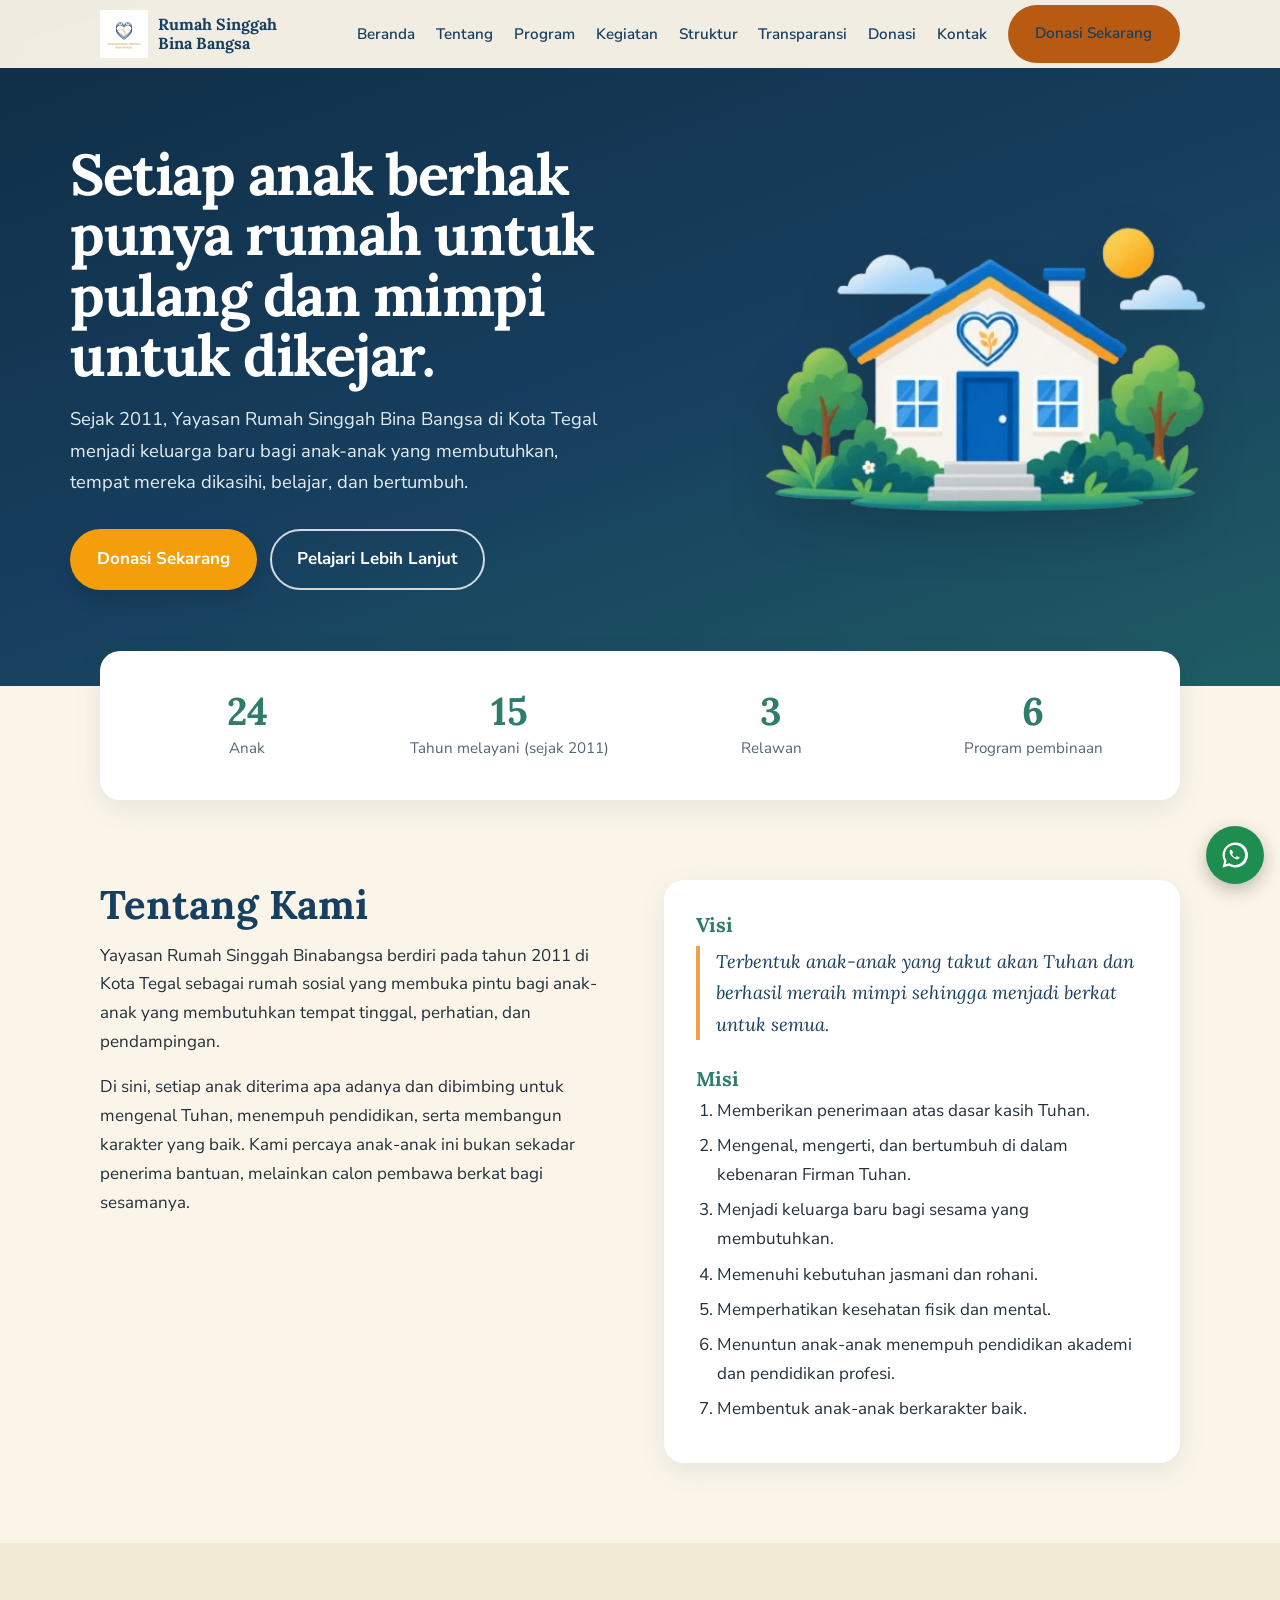
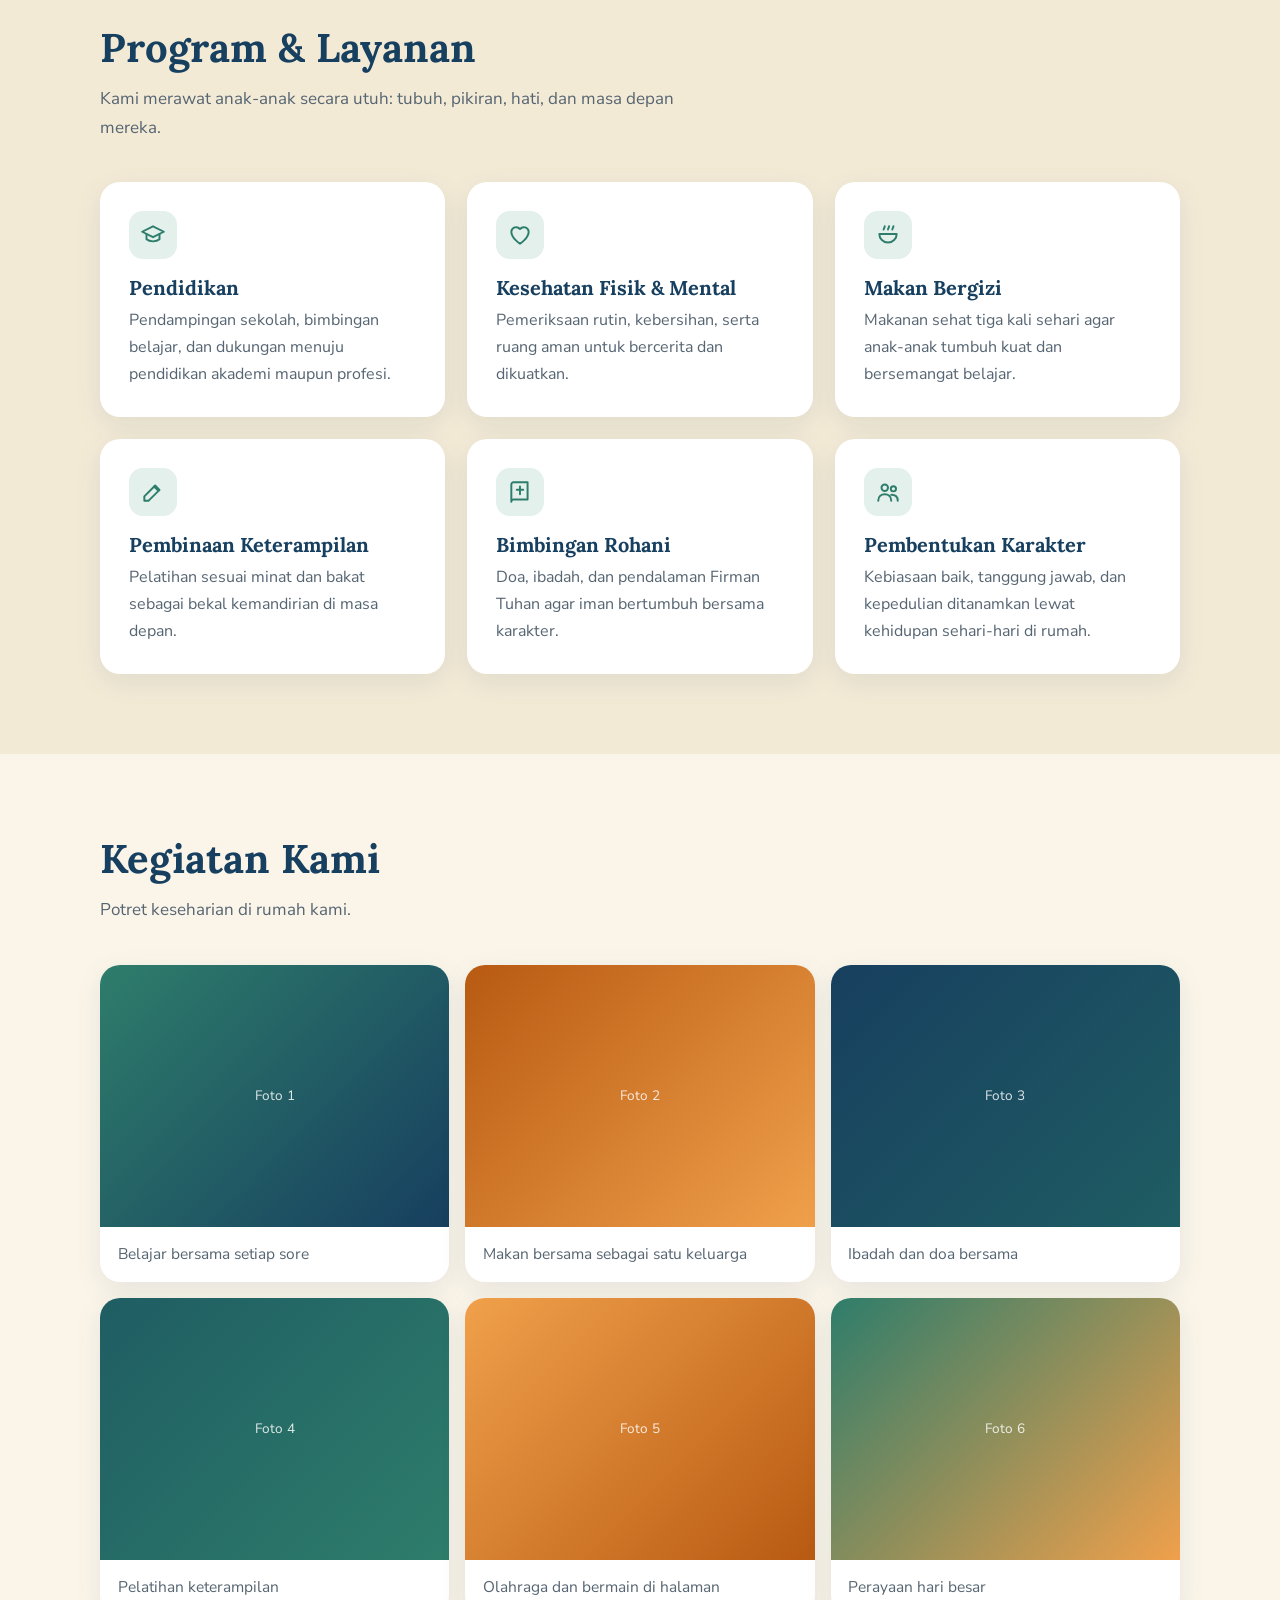
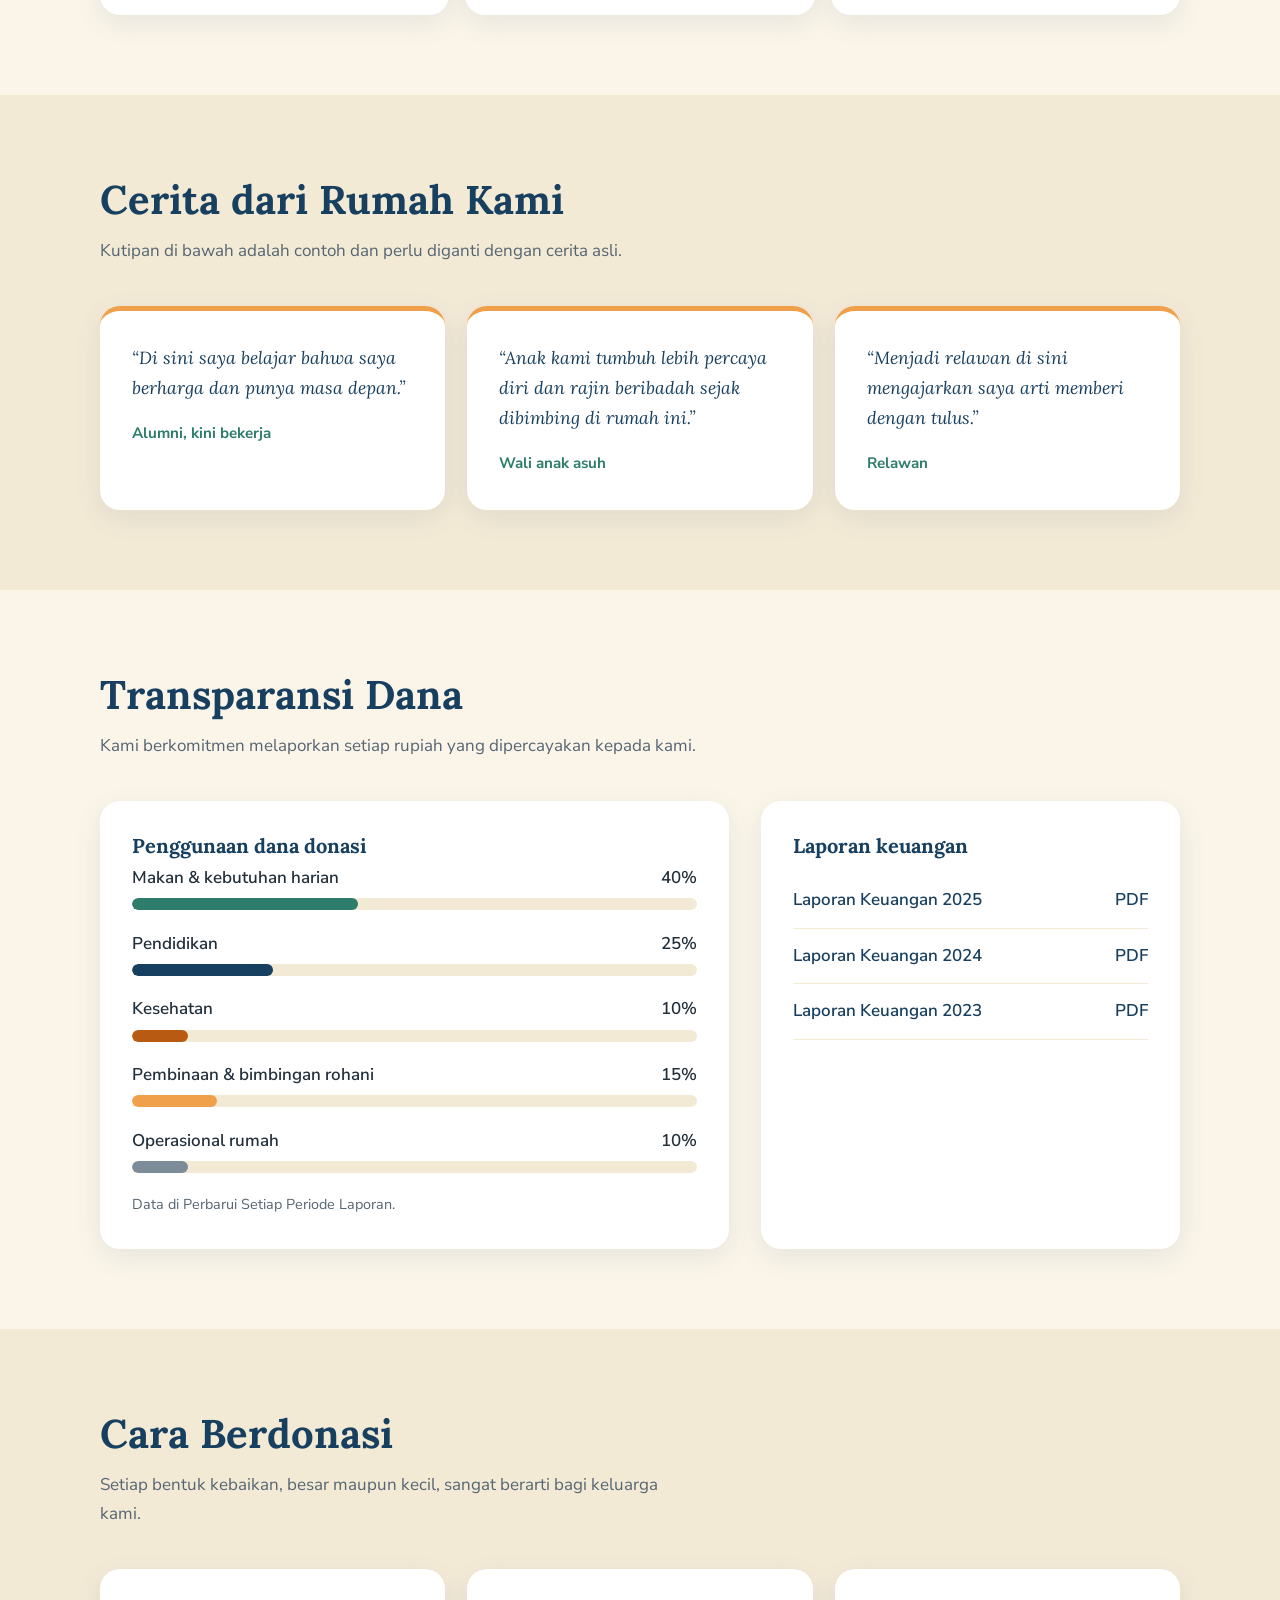
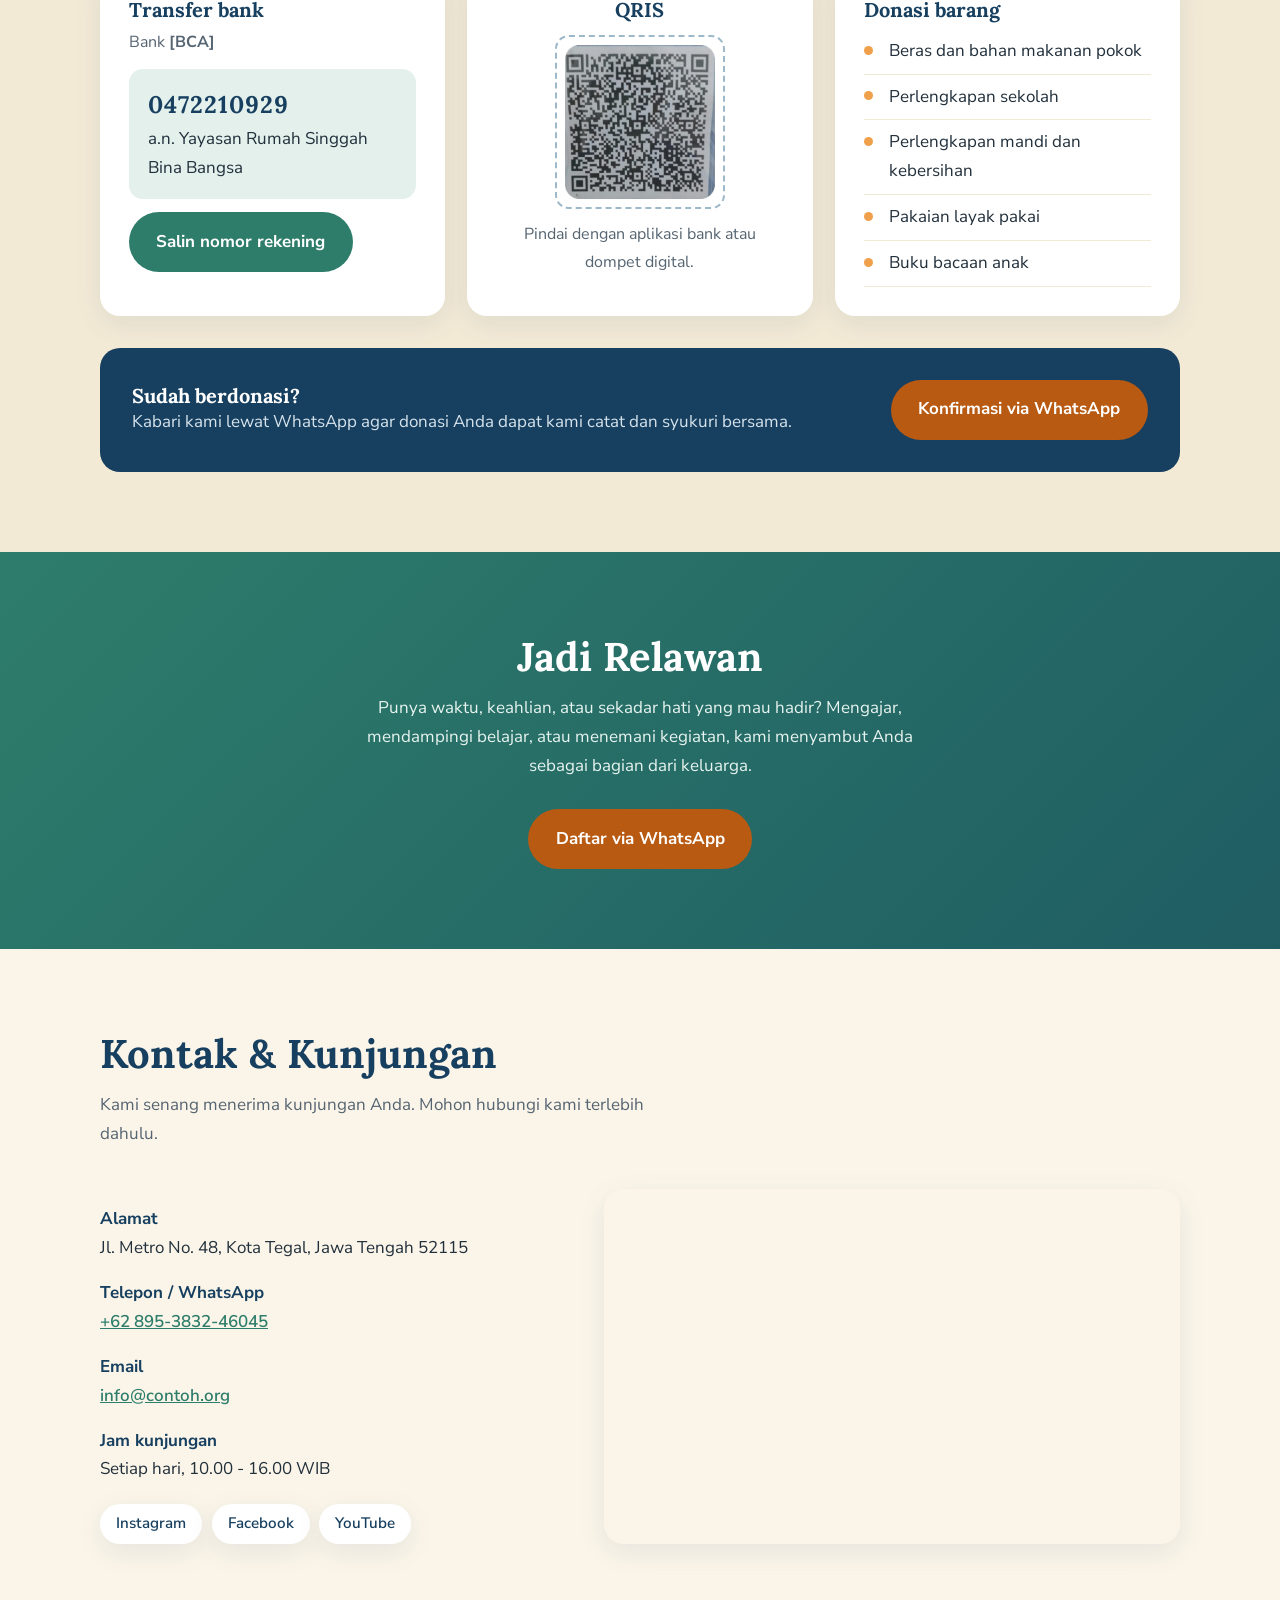
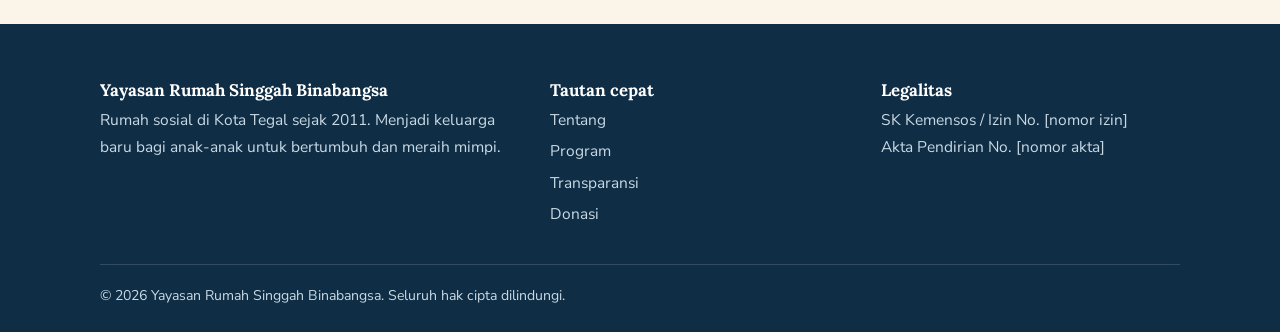
<file: index.html>
<!DOCTYPE html>
<html lang="id">


<head>
<meta charset="UTF-8">
<meta name="viewport" content="width=device-width, initial-scale=1">
<!-- GANTI: judul & deskripsi SEO -->
<title>Yayasan Rumah Singgah Bina Bangsa | Lembaga Kesejahteraan Masyarakat Kristen Kota Tegal</title>
<meta name="description" content="Yayasan Rumah Singgah Bina Bangsa, rumah sosial di Kota Tegal sejak 2011. Menjadi keluarga baru bagi anak-anak untuk bertumbuh, belajar, dan meraih mimpi.">
<meta property="og:title" content="Yayasan Rumah Singgah Bina Bangsa">
<meta property="og:description" content="Rumah sosial di Kota Tegal sejak 2011. Mari menjadi bagian dari keluarga besar kami.">
<meta property="og:type" content="website">
<!-- GANTI: alamat website asli & gambar pratinjau (1200x630) -->
<meta property="og:url" content="https://www.contoh-binabangsa.org/">
<meta property="og:image" content="https://www.contoh-binabangsa.org/og-image.jpg">
<meta name="theme-color" content="#173F5F">
<link rel="preconnect" href="https://fonts.googleapis.com">
<link rel="preconnect" href="https://fonts.gstatic.com" crossorigin>
<link href="https://fonts.googleapis.com/css2?family=Lora:ital,wght@0,500;0,600;0,700;1,500&family=Nunito+Sans:wght@400;600;700&display=swap" rel="stylesheet">
<link rel="stylesheet"
href="style.css">
<style>
:root{--navy:#173F5F;--navy2:#0F2D45;--green:#2E7D6B;--greenl:#E3F0EC;--cream:#FBF5E9;--cream2:#F3EAD6;--orange:#B85A12;--amber:#F0A04B;--ink:#22303C;--mute:#566572;--r:20px;--sh:0 8px 28px rgba(23,63,95,.09)}
*{box-sizing:border-box;margin:0;padding:0}
html{scroll-behavior:smooth;scroll-padding-top:76px}
body{font-family:'Nunito Sans',sans-serif;font-size:1.0625rem;line-height:1.7;color:var(--ink);background:var(--cream)}
h1,h2,h3{font-family:'Lora',serif;line-height:1.25;color:var(--navy)}
h2{font-size:clamp(1.75rem,4.5vw,2.5rem);margin-bottom:.75rem}
h3{font-size:1.25rem;margin-bottom:.4rem}
a{color:inherit}
:focus-visible{outline:3px solid var(--amber);outline-offset:3px}
.wrap{max-width:1120px;margin:0 auto;padding:0 1.25rem}
section{padding:5rem 0}
.lead{max-width:60ch;color:var(--mute);margin-bottom:2.5rem}
.btn{display:inline-block;padding:.85rem 1.6rem;border-radius:999px;font-weight:700;text-decoration:none;border:2px solid transparent;cursor:pointer;font:inherit;font-weight:700;transition:transform .2s,background .2s}
.btn:hover{transform:translateY(-2px)}
.btn-o{background:var(--orange);color:#fff}.btn-o:hover{background:#9C4A0D}
.btn-l{border-color:#fff;color:#fff}.btn-l:hover{background:rgba(255,255,255,.14)}
.btn-g{background:var(--green);color:#fff}.btn-g:hover{background:#236354}
.btn-n{border-color:var(--navy);color:var(--navy)}
/* NAV */
header{position:fixed;inset:0 0 auto 0;z-index:50;background:rgba(251,245,233,.96);backdrop-filter:blur(8px);box-shadow:0 1px 0 rgba(23,63,95,.1)}
.nav{display:flex;align-items:center;justify-content:space-between;height:68px}
.logo{display:flex;align-items:center;gap:.6rem;text-decoration:none;font-family:'Lora',serif;font-weight:700;color:var(--navy);line-height:1.15;font-size:1rem}
.logo svg{width:38px;height:38px;flex:none}
.menu{display:flex;gap:1.3rem;list-style:none;align-items:center}
.menu a{text-decoration:none;font-weight:600;font-size:.95rem;color:var(--navy)}
.menu a:hover{color:var(--orange)}
.burger{display:none;background:none;border:0;width:44px;height:44px;cursor:pointer}
.burger span{display:block;width:24px;height:2px;background:var(--navy);margin:5px auto;transition:.25s}
.burger[aria-expanded=true] span:nth-child(1){transform:translateY(7px) rotate(45deg)}
.burger[aria-expanded=true] span:nth-child(2){opacity:0}
.burger[aria-expanded=true] span:nth-child(3){transform:translateY(-7px) rotate(-45deg)}
@media(max-width:1020px){
 .burger{display:block}
 .menu{position:absolute;top:68px;left:0;right:0;background:var(--cream);flex-direction:column;align-items:stretch;gap:0;padding:.5rem 1.25rem 1.25rem;box-shadow:var(--sh);display:none}
 .menu.open{display:flex}
 .menu li a{display:block;padding:.8rem 0;border-bottom:1px solid var(--cream2)}
 .menu .btn{text-align:center;margin-top:.8rem;border-bottom:0}
}
/* HERO */
.hero{background:linear-gradient(160deg,var(--navy2),var(--navy) 55%,#1F5D63);color:#fff;padding:9rem 0 5rem;position:relative;overflow:hidden}
.hero .wrap{display:grid;grid-template-columns:1.15fr .85fr;gap:2.5rem;align-items:center}
.hero h1{color:#fff;font-size:clamp(2.1rem,6vw,3.6rem);margin-bottom:1.1rem}
.hero p{color:#E3EDF3;max-width:48ch;margin-bottom:2rem;font-size:1.15rem}
.hero .acts{display:flex;gap:.8rem;flex-wrap:wrap}
.house{width:100%;max-width:420px;justify-self:center}
.win{animation:glow 4s ease-in-out infinite alternate}
@keyframes glow{from{opacity:.75}to{opacity:1}}
@media(max-width:820px){.hero{padding-top:7.5rem}.hero .wrap{grid-template-columns:1fr}.house{max-width:260px;order:-1;justify-self:start}}
/* STAT */
.stats{padding:0;margin-top:-2.2rem;position:relative;z-index:2}
.sgrid{display:grid;grid-template-columns:repeat(4,1fr);background:#fff;border-radius:var(--r);box-shadow:var(--sh);padding:1.8rem 1rem}
.sgrid div{text-align:center;padding:.5rem}
.sgrid b{display:block;font-family:'Lora',serif;font-size:2.4rem;color:var(--green);line-height:1.2}
.sgrid span{color:var(--mute);font-size:.95rem}
@media(max-width:640px){.sgrid{grid-template-columns:repeat(2,1fr)}}
/* ABOUT */
.about{display:grid;grid-template-columns:1fr 1fr;gap:3rem}
.about p+p{margin-top:1rem}
.vm{background:#fff;border-radius:var(--r);box-shadow:var(--sh);padding:2rem}
.vm h3{color:var(--green)}
.vm blockquote{font-family:'Lora',serif;font-style:italic;font-size:1.15rem;color:var(--navy);border-left:4px solid var(--amber);padding-left:1rem;margin:.6rem 0 1.6rem}
.vm ol{padding-left:1.3rem}.vm li{margin-bottom:.4rem}
@media(max-width:860px){.about{grid-template-columns:1fr}}
/* PROGRAM */
.alt{background:var(--cream2)}
.grid3{display:grid;grid-template-columns:repeat(3,1fr);gap:1.4rem}
.card{background:#fff;border-radius:var(--r);padding:1.8rem;box-shadow:var(--sh)}
.card p{color:var(--mute);font-size:1rem}
.ico{width:48px;height:48px;border-radius:14px;background:var(--greenl);display:grid;place-items:center;margin-bottom:1rem}
.ico svg{width:26px;height:26px;stroke:var(--green);fill:none;stroke-width:1.8;stroke-linecap:round;stroke-linejoin:round}
@media(max-width:900px){.grid3{grid-template-columns:repeat(2,1fr)}}
@media(max-width:600px){.grid3{grid-template-columns:1fr}}
/* GALERI - placeholder: ganti .ph dengan <img src="foto.jpg" alt="..."> */
.gal{display:grid;grid-template-columns:repeat(3,1fr);gap:1rem}
.gal figure{border-radius:var(--r);overflow:hidden;background:#fff;box-shadow:var(--sh)}
.ph{aspect-ratio:4/3;display:grid;place-items:center;background:linear-gradient(135deg,var(--c1),var(--c2));color:rgba(255,255,255,.85);font-size:.85rem}
.gal img{width:100%;aspect-ratio:4/3;object-fit:cover;display:block}
.gal figcaption{padding:.9rem 1.1rem;font-size:.97rem;color:var(--mute)}
@media(max-width:800px){.gal{grid-template-columns:repeat(2,1fr)}}
@media(max-width:520px){.gal{grid-template-columns:1fr}}
/* TESTI */
.quote{background:#fff;border-radius:var(--r);padding:2rem;box-shadow:var(--sh);border-top:5px solid var(--amber)}
.quote p{font-family:'Lora',serif;font-style:italic;color:var(--navy);font-size:1.1rem;margin-bottom:1rem}
.quote cite{font-style:normal;font-weight:700;color:var(--green);font-size:.95rem}
/* TRANSPARANSI */
.two{display:grid;grid-template-columns:1.2fr .8fr;gap:2rem}
.panel{background:#fff;border-radius:var(--r);padding:2rem;box-shadow:var(--sh)}
.bar{margin-bottom:1.2rem}
.bar div:first-child{display:flex;justify-content:space-between;font-weight:600;margin-bottom:.35rem}
.track{height:12px;background:var(--cream2);border-radius:99px;overflow:hidden}
.fill{height:100%;width:0;border-radius:99px;background:var(--green);transition:width 1.4s cubic-bezier(.2,.7,.2,1)}
.fill.o{background:var(--orange)}.fill.n{background:var(--navy)}.fill.a{background:var(--amber)}
.rep{list-style:none;margin:1rem 0 0}
.rep a{display:flex;justify-content:space-between;gap:1rem;padding:.8rem 0;border-bottom:1px solid var(--cream2);text-decoration:none;font-weight:600;color:var(--navy)}
.rep a:hover{color:var(--orange)}
.note{font-size:.9rem;color:var(--mute);margin-top:1rem}
@media(max-width:860px){.two{grid-template-columns:1fr}}
/* DONASI */
.don{display:grid;grid-template-columns:repeat(3,1fr);gap:1.4rem;margin-bottom:2rem}
.rek{background:var(--greenl);border-radius:14px;padding:1rem 1.2rem;margin:.8rem 0}
.rek b{font-family:'Lora',serif;font-size:1.5rem;letter-spacing:.04em;color:var(--navy);display:block}
.qr{width:170px;aspect-ratio:1;margin:.8rem auto;border:2px dashed #9DB8C8;border-radius:14px;display:grid;place-items:center;color:var(--mute);font-size:.85rem;text-align:center;padding:.5rem}
.qr img{width:100%;height:100%;object-fit:contain}
.need{list-style:none}
.need li{padding:.5rem 0 .5rem 1.6rem;position:relative;border-bottom:1px solid var(--cream2)}
.need li::before{content:"";position:absolute;left:0;top:1.05rem;width:9px;height:9px;border-radius:50%;background:var(--amber)}
.konf{background:var(--navy);color:#fff;border-radius:var(--r);padding:2rem;display:flex;gap:1.5rem;align-items:center;justify-content:space-between;flex-wrap:wrap}
.konf h3{color:#fff;margin:0}.konf p{color:#D5E3EC}
@media(max-width:900px){.don{grid-template-columns:1fr}}
/* RELAWAN */
.rel{background:linear-gradient(135deg,var(--green),#1F5D63);color:#fff;text-align:center}
.rel h2{color:#fff}.rel p{max-width:56ch;margin:0 auto 1.8rem;color:#E6F3EF}
/* KONTAK */
.kon{display:grid;grid-template-columns:.9fr 1.1fr;gap:2rem}
.kon dl dt{font-weight:700;color:var(--navy);margin-top:1rem}
.kon dd a{color:var(--green);font-weight:600}
.map{border:0;width:100%;min-height:340px;height:100%;border-radius:var(--r);box-shadow:var(--sh)}
.soc{display:flex;gap:.6rem;margin-top:1.2rem;flex-wrap:wrap}
.soc a{padding:.45rem 1rem;border-radius:99px;background:#fff;box-shadow:var(--sh);text-decoration:none;font-weight:600;color:var(--navy);font-size:.95rem}
@media(max-width:860px){.kon{grid-template-columns:1fr}}
/* FOOTER */
footer{background:var(--navy2);color:#C9D9E4;padding:3.5rem 0 1.5rem;font-size:.97rem}
footer h3{color:#fff;font-size:1.05rem}
.fg{display:grid;grid-template-columns:1.4fr 1fr 1fr;gap:2rem;margin-bottom:2rem}
footer ul{list-style:none}footer li{margin:.3rem 0}footer a{text-decoration:none}footer a:hover{color:var(--amber)}
.copy{border-top:1px solid rgba(255,255,255,.15);padding-top:1.2rem;font-size:.88rem}
@media(max-width:760px){.fg{grid-template-columns:1fr}}
/* WA & toast */
.wa{position:fixed;right:1rem;bottom:1rem;z-index:60;width:58px;height:58px;border-radius:50%;background:#1E8E4E;display:grid;place-items:center;box-shadow:0 6px 18px rgba(0,0,0,.25)}
.wa svg{width:30px;height:30px;fill:#fff}
.toast{position:fixed;left:50%;bottom:5.5rem;transform:translate(-50%,20px);background:var(--navy);color:#fff;padding:.7rem 1.3rem;border-radius:99px;opacity:0;pointer-events:none;transition:.3s;z-index:70}
.toast.show{opacity:1;transform:translate(-50%,0)}
/* Reveal: hanya satu fade lembut pada judul bagian */
.rv{opacity:0;transform:translateY(14px);transition:opacity .8s,transform .8s}
.rv.in{opacity:1;transform:none}
@media(prefers-reduced-motion:reduce){*{transition:none!important;animation:none!important}html{scroll-behavior:auto}.rv{opacity:1;transform:none}}
/* TRANSISI HALAMAN HALUS */
@view-transition{navigation:auto}
header{view-transition-name:header}
::view-transition-old(root),::view-transition-new(root){animation-duration:.35s}
@supports not (view-transition-name:none){
  body{animation:halamanMasuk .4s ease both}
  @keyframes halamanMasuk{from{opacity:0}to{opacity:1}}
}
</style>
</head>
<body>

<header>
<div class="wrap nav">
 <div class="logo">
  <img src="Logo.png" alt="Logo Bina Bangsa" width="38" height="38" onclick="tampilkanGambar()" style="cursor:pointer">
  <a href="index.html" style="text-decoration:none;color:inherit"><span>Rumah Singgah<br>Bina Bangsa</span></a>
</div>
 <button class="burger" aria-label="Buka menu" aria-expanded="false" aria-controls="menu"><span></span><span></span><span></span></button>
 <ul class="menu" id="menu">
  <li><a href="#beranda">Beranda</a></li>
  <li><a href="#tentang">Tentang</a></li>
  <li><a href="#program">Program</a></li>
  <li><a href="#kegiatan">Kegiatan</a></li>
  <li><a href="struktur.html">Struktur</a></li>
  <li><a href="#transparansi">Transparansi</a></li>
  <li><a href="#donasi">Donasi</a></li>
  <li><a href="#kontak">Kontak</a></li>
  <li><a class="btn btn-o" href="#donasi">Donasi Sekarang</a></li>
</ul>
</div>
</header>

<!-- POPUP LOGO -->
<div id="popup" class="popup" onclick="tutupGambar()">
    <img src="Logo.png" alt="Logo Bina Bangsa">
</div>

<script>
function tampilkanGambar() {
    document.getElementById("popup").style.display = "flex";
}

function tutupGambar() {
    document.getElementById("popup").style.display = "none";
}
</script>

<main>
<!-- HERO -->
<section class="hero" id="beranda" style="padding-bottom:6rem">
<div class="wrap">
 <div>
  <h1>Setiap anak berhak punya rumah untuk pulang dan mimpi untuk dikejar.</h1>
  <p>Sejak 2011, Yayasan Rumah Singgah Bina Bangsa di Kota Tegal menjadi keluarga baru bagi anak-anak yang membutuhkan, tempat mereka dikasihi, belajar, dan bertumbuh.</p>
  <div class="acts"><a class="btn btn-o" href="#donasi">Donasi Sekarang</a><a class="btn btn-l" href="#tentang">Pelajari Lebih Lanjut</a></div>
 </div>
 <!-- Ilustrasi rumah (tanpa wajah anak). Boleh diganti foto latar suasana rumah/kegiatan tanpa wajah jelas -->
 <div class="hero-image">
    <img src="rumah.png" alt="Rumah Bina Bangsa">
</div>

</div>
</section>

<!-- STATISTIK: ganti angka relawan & program dengan data asli -->
<section class="stats" aria-label="Dampak kami">
<div class="wrap"><div class="sgrid">
 <div><b data-n="24">0</b><span>Anak</span></div>
 <div><b data-n="15" data-tahun="2011">0</b><span>Tahun melayani (sejak 2011)</span></div>
 <div><b data-n="3">0</b><span>Relawan <!-- GANTI --></span></div>
 <div><b data-n="6">0</b><span>Program pembinaan</span></div>
</div></div>
</section>

<!-- TENTANG -->
<section id="tentang">
<div class="wrap about">
 <div class="rv">
  <h2>Tentang Kami</h2>
  <!-- GANTI: tulis sejarah singkat yang sebenarnya (pendiri, latar belakang, perjalanan) -->
  <p>Yayasan Rumah Singgah Binabangsa berdiri pada tahun 2011 di Kota Tegal sebagai rumah sosial yang membuka pintu bagi anak-anak yang membutuhkan tempat tinggal, perhatian, dan pendampingan.</p>
  <p>Di sini, setiap anak diterima apa adanya dan dibimbing untuk mengenal Tuhan, menempuh pendidikan, serta membangun karakter yang baik. Kami percaya anak-anak ini bukan sekadar penerima bantuan, melainkan calon pembawa berkat bagi sesamanya.</p>
 </div>
 <div class="vm rv">
  <h3>Visi</h3>
  <blockquote>Terbentuk anak-anak yang takut akan Tuhan dan berhasil meraih mimpi sehingga menjadi berkat untuk semua.</blockquote>
  <h3>Misi</h3>
  <ol>
   <li>Memberikan penerimaan atas dasar kasih Tuhan.</li>
   <li>Mengenal, mengerti, dan bertumbuh di dalam kebenaran Firman Tuhan.</li>
   <li>Menjadi keluarga baru bagi sesama yang membutuhkan.</li>
   <li>Memenuhi kebutuhan jasmani dan rohani.</li>
   <li>Memperhatikan kesehatan fisik dan mental.</li>
   <li>Menuntun anak-anak menempuh pendidikan akademi dan pendidikan profesi.</li>
   <li>Membentuk anak-anak berkarakter baik.</li>
  </ol>
 </div>
</div>
</section>

<!-- PROGRAM -->
<section class="alt" id="program">
<div class="wrap">
 <div class="rv"><h2>Program &amp; Layanan</h2>
 <p class="lead">Kami merawat anak-anak secara utuh: tubuh, pikiran, hati, dan masa depan mereka.</p></div>
 <div class="grid3">
  <article class="card"><div class="ico"><svg viewBox="0 0 24 24"><path d="M2 9l10-5 10 5-10 5z"/><path d="M6 11v5c3 2.5 9 2.5 12 0v-5"/></svg></div><h3>Pendidikan</h3><p>Pendampingan sekolah, bimbingan belajar, dan dukungan menuju pendidikan akademi maupun profesi.</p></article>
  <article class="card"><div class="ico"><svg viewBox="0 0 24 24"><path d="M12 20s-8-5-8-11a4.5 4.5 0 018-2.5A4.5 4.5 0 0120 9c0 6-8 11-8 11z"/></svg></div><h3>Kesehatan Fisik &amp; Mental</h3><p>Pemeriksaan rutin, kebersihan, serta ruang aman untuk bercerita dan dikuatkan.</p></article>
  <article class="card"><div class="ico"><svg viewBox="0 0 24 24"><path d="M4 11h16a8 8 0 01-16 0z"/><path d="M8 7c0-1.5 1-1.5 1-3M12 7c0-1.5 1-1.5 1-3M16 7c0-1.5 1-1.5 1-3"/></svg></div><h3>Makan Bergizi</h3><p>Makanan sehat tiga kali sehari agar anak-anak tumbuh kuat dan bersemangat belajar.</p></article>
  <article class="card"><div class="ico"><svg viewBox="0 0 24 24"><path d="M14 6l4 4L8 20H4v-4z"/><path d="M13 7l4 4"/></svg></div><h3>Pembinaan Keterampilan</h3><p>Pelatihan sesuai minat dan bakat sebagai bekal kemandirian di masa depan.</p></article>
  <article class="card"><div class="ico"><svg viewBox="0 0 24 24"><path d="M4 5a2 2 0 012-2h13v16H6a2 2 0 00-2 2z"/><path d="M12 7v7M9 10h6"/></svg></div><h3>Bimbingan Rohani</h3><p>Doa, ibadah, dan pendalaman Firman Tuhan agar iman bertumbuh bersama karakter.</p></article>
  <article class="card"><div class="ico"><svg viewBox="0 0 24 24"><circle cx="9" cy="8" r="3"/><circle cx="17" cy="9" r="2.4"/><path d="M3 20c0-4 3-6 6-6s6 2 6 6M15 14.5c3 0 6 1.5 6 5.5"/></svg></div><h3>Pembentukan Karakter</h3><p>Kebiasaan baik, tanggung jawab, dan kepedulian ditanamkan lewat kehidupan sehari-hari di rumah.</p></article>
 </div>
</div>
</section>

<!-- KEGIATAN -->
<section id="kegiatan">
<div class="wrap">
 <div class="rv"><h2>Kegiatan Kami</h2>
 <p class="lead">Potret keseharian di rumah kami.</p></div>
 <!-- PENTING: Minta IZIN TERTULIS wali/pengurus sebelum mengunggah foto anak. Pilih foto tanpa wajah jelas (dari belakang, tangan, suasana).
      Untuk mengganti: hapus <div class="ph">, lalu isi <img src="galeri1.jpg" alt="Deskripsi foto" loading="lazy"> -->
 <div class="gal">
  <figure><div class="ph" style="--c1:#2E7D6B;--c2:#173F5F" role="img" aria-label="Placeholder foto belajar bersama">Foto 1</div><figcaption>Belajar bersama setiap sore</figcaption></figure>
  <figure><div class="ph" style="--c1:#B85A12;--c2:#F0A04B" role="img" aria-label="Placeholder foto makan bersama">Foto 2</div><figcaption>Makan bersama sebagai satu keluarga</figcaption></figure>
  <figure><div class="ph" style="--c1:#173F5F;--c2:#1F5D63" role="img" aria-label="Placeholder foto ibadah">Foto 3</div><figcaption>Ibadah dan doa bersama</figcaption></figure>
  <figure><div class="ph" style="--c1:#1F5D63;--c2:#2E7D6B" role="img" aria-label="Placeholder foto pelatihan keterampilan">Foto 4</div><figcaption>Pelatihan keterampilan</figcaption></figure>
  <figure><div class="ph" style="--c1:#F0A04B;--c2:#B85A12" role="img" aria-label="Placeholder foto olahraga">Foto 5</div><figcaption>Olahraga dan bermain di halaman</figcaption></figure>
  <figure><div class="ph" style="--c1:#2E7D6B;--c2:#F0A04B" role="img" aria-label="Placeholder foto perayaan">Foto 6</div><figcaption>Perayaan hari besar</figcaption></figure>
 </div>
</div>
</section>

<!-- TESTIMONI: contoh teks. GANTI dengan kutipan asli (dengan izin), atau gunakan inisial/nama samaran -->
<section class="alt">
<div class="wrap">
 <div class="rv"><h2>Cerita dari Rumah Kami</h2><p class="lead">Kutipan di bawah adalah contoh dan perlu diganti dengan cerita asli.</p></div>
 <div class="grid3" style="grid-template-columns:repeat(auto-fit,minmax(260px,1fr))">
  <blockquote class="quote"><p>“Di sini saya belajar bahwa saya berharga dan punya masa depan.”</p><cite>Alumni, kini bekerja <!-- GANTI --></cite></blockquote>
  <blockquote class="quote"><p>“Anak kami tumbuh lebih percaya diri dan rajin beribadah sejak dibimbing di rumah ini.”</p><cite>Wali anak asuh <!-- GANTI --></cite></blockquote>
  <blockquote class="quote"><p>“Menjadi relawan di sini mengajarkan saya arti memberi dengan tulus.”</p><cite>Relawan <!-- GANTI --></cite></blockquote>
 </div>
</div>
</section>

<!-- TRANSPARANSI: persentase hanyalah contoh. GANTI sesuai laporan keuangan asli (total harus 100%) -->
<section id="transparansi">
<div class="wrap">
 <div class="rv"><h2>Transparansi Dana</h2><p class="lead">Kami berkomitmen melaporkan setiap rupiah yang dipercayakan kepada kami.</p></div>
 <div class="two">
  <div class="panel" id="bars">
   <h3>Penggunaan dana donasi</h3>
   <div class="bar"><div><span>Makan &amp; kebutuhan harian</span><span>40%</span></div><div class="track"><div class="fill" data-w="40"></div></div></div>
   <div class="bar"><div><span>Pendidikan</span><span>25%</span></div><div class="track"><div class="fill n" data-w="25"></div></div></div>
   <div class="bar"><div><span>Kesehatan</span><span>10%</span></div><div class="track"><div class="fill o" data-w="10"></div></div></div>
   <div class="bar"><div><span>Pembinaan &amp; bimbingan rohani</span><span>15%</span></div><div class="track"><div class="fill a" data-w="15"></div></div></div>
   <div class="bar"><div><span>Operasional rumah</span><span>10%</span></div><div class="track"><div class="fill" data-w="10" style="background:#7C8D99"></div></div></div>
   <p class="note">Data di Perbarui Setiap Periode Laporan.</p>
  </div>
  <div class="panel">
   <h3>Laporan keuangan</h3>
   <ul class="rep">
    <!-- GANTI href dengan file PDF asli (unggah ke hosting, mis. laporan/2025.pdf) -->
    <li><a href="laporan/keuangan-2025.pdf" download><span>Laporan Keuangan 2025</span><span>PDF</span></a></li>
    <li><a href="laporan/keuangan-2024.pdf" download><span>Laporan Keuangan 2024</span><span>PDF</span></a></li>
    <li><a href="laporan/keuangan-2023.pdf" download><span>Laporan Keuangan 2023</span><span>PDF</span></a></li>
   </ul>
  </div>
 </div>
</div>
</section>

<!-- DONASI -->
<section class="alt" id="donasi">
<div class="wrap">
 <div class="rv"><h2>Cara Berdonasi</h2><p class="lead">Setiap bentuk kebaikan, besar maupun kecil, sangat berarti bagi keluarga kami.</p></div>
 <div class="don">
  <div class="card">
   <h3>Transfer bank</h3>
   <!-- GANTI: nama bank, nomor rekening, atas nama -->
   <p>Bank <b id="bank">[BCA]</b></p>
   <div class="rek"><b id="norek">0472210929</b><span>a.n. Yayasan Rumah Singgah Bina Bangsa</span></div>
   <button class="btn btn-g" id="copy" type="button">Salin nomor rekening</button>
  </div>
  <div class="card" style="text-align:center">
   <h3>QRIS</h3>
   <!-- GANTI: isi dengan <img src="qris.png" alt="Kode QRIS Yayasan Rumah Singgah Binabangsa"> -->
   <div class="qr" role="img" aria-label="Placeholder kode QRIS"><img src="qrcode.jpeg" alt="Kode Qris Yayasan Rumah Singgah Bina Bangsa"></div>
   <p>Pindai dengan aplikasi bank atau dompet digital.</p>
  </div>
  <div class="card">
   <h3>Donasi barang</h3>
   <!-- GANTI: daftar kebutuhan terkini -->
   <ul class="need"><li>Beras dan bahan makanan pokok</li><li>Perlengkapan sekolah</li><li>Perlengkapan mandi dan kebersihan</li><li>Pakaian layak pakai</li><li>Buku bacaan anak</li></ul>
  </div>
 </div>
 <div class="konf">
  <div><h3>Sudah berdonasi?</h3><p>Kabari kami lewat WhatsApp agar donasi Anda dapat kami catat dan syukuri bersama.</p></div>
  <a class="btn btn-o" id="konfirm" href="#" target="_blank" rel="noopener">Konfirmasi via WhatsApp</a>
 </div>
</div>
</section>

<!-- RELAWAN -->
<section class="rel" id="relawan">
<div class="wrap rv">
 <h2>Jadi Relawan</h2>
 <p>Punya waktu, keahlian, atau sekadar hati yang mau hadir? Mengajar, mendampingi belajar, atau menemani kegiatan, kami menyambut Anda sebagai bagian dari keluarga.</p>
 <a class="btn btn-o" id="relawanwa" href="#" target="_blank" rel="noopener">Daftar via WhatsApp</a>
</div>
</section>

<!-- KONTAK -->
<section id="kontak">
<div class="wrap">
 <div class="rv"><h2>Kontak &amp; Kunjungan</h2><p class="lead">Kami senang menerima kunjungan Anda. Mohon hubungi kami terlebih dahulu.</p></div>
 <div class="kon">
  <div>
   <dl>
    <dt>Alamat</dt><dd>Jl. Metro No. 48, Kota Tegal, Jawa Tengah 52115</dd>
    <dt>Telepon / WhatsApp</dt><dd><a href="tel:+62 895-3832-46045">+62 895-3832-46045</a> <!-- GANTI --></dd>
    <dt>Email</dt><dd><a href="mailto:info@contoh.org">info@contoh.org</a> <!-- GANTI --></dd>
    <dt>Jam kunjungan</dt><dd>Setiap hari, 10.00 - 16.00 WIB <!-- GANTI --></dd>
   </dl>
   <div class="soc"><!-- GANTI: tautan media sosial asli -->
    <a href="https://www.instagram.com/rumahsinggah_binabangsa?stkn=MWh1b2EzbXN6enYyZg==" target="_blank" rel="noopener">Instagram</a>
    <a href="https://www.facebook.com/share/19Q3rmVewf/" target="_blank" rel="noopener">Facebook</a>
    <a href="https://youtube.com/@rumahsinggahbinabangsa175?si=3oqfXC_UMKAD_ujM" target="_blank" rel="noopener">YouTube</a>
   </div>
  </div>
  <iframe class="map" title="Peta lokasi Yayasan Rumah Singgah Binabangsa" loading="lazy" referrerpolicy="no-referrer-when-downgrade"
   src="https://www.google.com/maps?q=Jl.+Metro+No.48,+Tegal&amp;output=embed"></iframe>
 </div>
</div>
</section>
</main>

<footer>
<div class="wrap">
 <div class="fg">
  <div><h3>Yayasan Rumah Singgah Binabangsa</h3><p>Rumah sosial di Kota Tegal sejak 2011. Menjadi keluarga baru bagi anak-anak untuk bertumbuh dan meraih mimpi.</p></div>
  <div><h3>Tautan cepat</h3><ul><li><a href="#tentang">Tentang</a></li><li><a href="#program">Program</a></li><li><a href="#transparansi">Transparansi</a></li><li><a href="#donasi">Donasi</a></li></ul></div>
  <div><h3>Legalitas</h3><!-- GANTI: nomor SK/izin asli -->
   <p>SK Kemensos / Izin No. [nomor izin]<br>Akta Pendirian No. [nomor akta]</p></div>
 </div>
 <p class="copy">&copy; <span id="yr">2026</span> Yayasan Rumah Singgah Binabangsa. Seluruh hak cipta dilindungi.</p>
</div>
</footer>

<a class="wa" id="wafloat" href="#" target="_blank" rel="noopener" aria-label="Chat WhatsApp"><svg viewBox="0 0 24 24"><path d="M12 2a10 10 0 00-8.7 14.9L2 22l5.3-1.4A10 10 0 1012 2zm0 2a8 8 0 11-4.2 14.800l-.3-.2-3 .8.8-2.900-.2-.3A8 8 0 0112 4z"/><path d="M8.500 7.500c-.3.3-.8 1-.8 1.800 0 2.400 3.200 5.700 6 6 .8.100 1.500-.4 1.800-.8.200-.3.100-.6-.1-.7l-1.500-.8c-.3-.1-.5 0-.7.200l-.5.600c-.2.200-.4.200-.6.100-1-.5-2-1.500-2.400-2.400-.1-.2 0-.4.100-.5l.5-.6c.2-.2.200-.4.100-.6l-.7-1.500c-.1-.3-.5-.4-.7-.2z"/></svg></a>
<div class="toast" id="toast" role="status" aria-live="polite"></div>

<script>
/* GANTI: nomor WhatsApp format internasional tanpa + / 0 di depan (contoh: 6281234567890) */
const WA='6285186888069';
const wa=t=>`https://wa.me/${WA}?text=${encodeURIComponent(t)}`;
document.getElementById('konfirm').href=wa('Halo Yayasan Rumah Singgah Binabangsa, saya ingin mengonfirmasi donasi.\nNama: \nNominal/Barang: \nTanggal: \nTerima kasih.');
document.getElementById('relawanwa').href=wa('Halo, saya tertarik menjadi relawan di Rumah Singgah Binabangsa. Mohon informasinya.');
document.getElementById('wafloat').href=wa('Halo Rumah Singgah Binabangsa, saya ingin bertanya.');
document.getElementById('yr').textContent=new Date().getFullYear();

/* Menu hamburger */
const bg=document.querySelector('.burger'),mn=document.getElementById('menu');
bg.addEventListener('click',()=>{const o=mn.classList.toggle('open');bg.setAttribute('aria-expanded',o);bg.setAttribute('aria-label',o?'Tutup menu':'Buka menu')});
mn.addEventListener('click',e=>{if(e.target.tagName==='A'){mn.classList.remove('open');bg.setAttribute('aria-expanded',false)}});

/* Salin rekening */
const toast=m=>{const t=document.getElementById('toast');t.textContent=m;t.classList.add('show');setTimeout(()=>t.classList.remove('show'),2200)};
document.getElementById('copy').addEventListener('click',async()=>{
 const n=document.getElementById('norek').textContent.trim();
 try{await navigator.clipboard.writeText(n)}catch(e){const i=document.createElement('input');i.value=n;document.body.appendChild(i);i.select();document.execCommand('copy');i.remove()}
 toast('Nomor rekening disalin');
});

/* Hitung naik, bilah dana, dan fade-in */
const yearsNow=()=>new Date().getFullYear()-2011;
document.querySelector('[data-tahun]').dataset.n=yearsNow(); // otomatis dari tahun berdiri
const io=new IntersectionObserver(es=>es.forEach(e=>{
 if(!e.isIntersecting)return;const el=e.target;io.unobserve(el);
 if(el.dataset.n){const end=+el.dataset.n,t0=performance.now();
  const step=t=>{const p=Math.min((t-t0)/1400,1);el.textContent=Math.round(end*(1-Math.pow(1-p,3)));if(p<1)requestAnimationFrame(step)};requestAnimationFrame(step)}
 else if(el.id==='bars'){el.querySelectorAll('.fill').forEach(f=>f.style.width=f.dataset.w+'%')}
 else el.classList.add('in');
}),{threshold:.25});
document.querySelectorAll('[data-n],#bars,.rv').forEach(el=>io.observe(el));
</script>
</body>
</html>
</file>
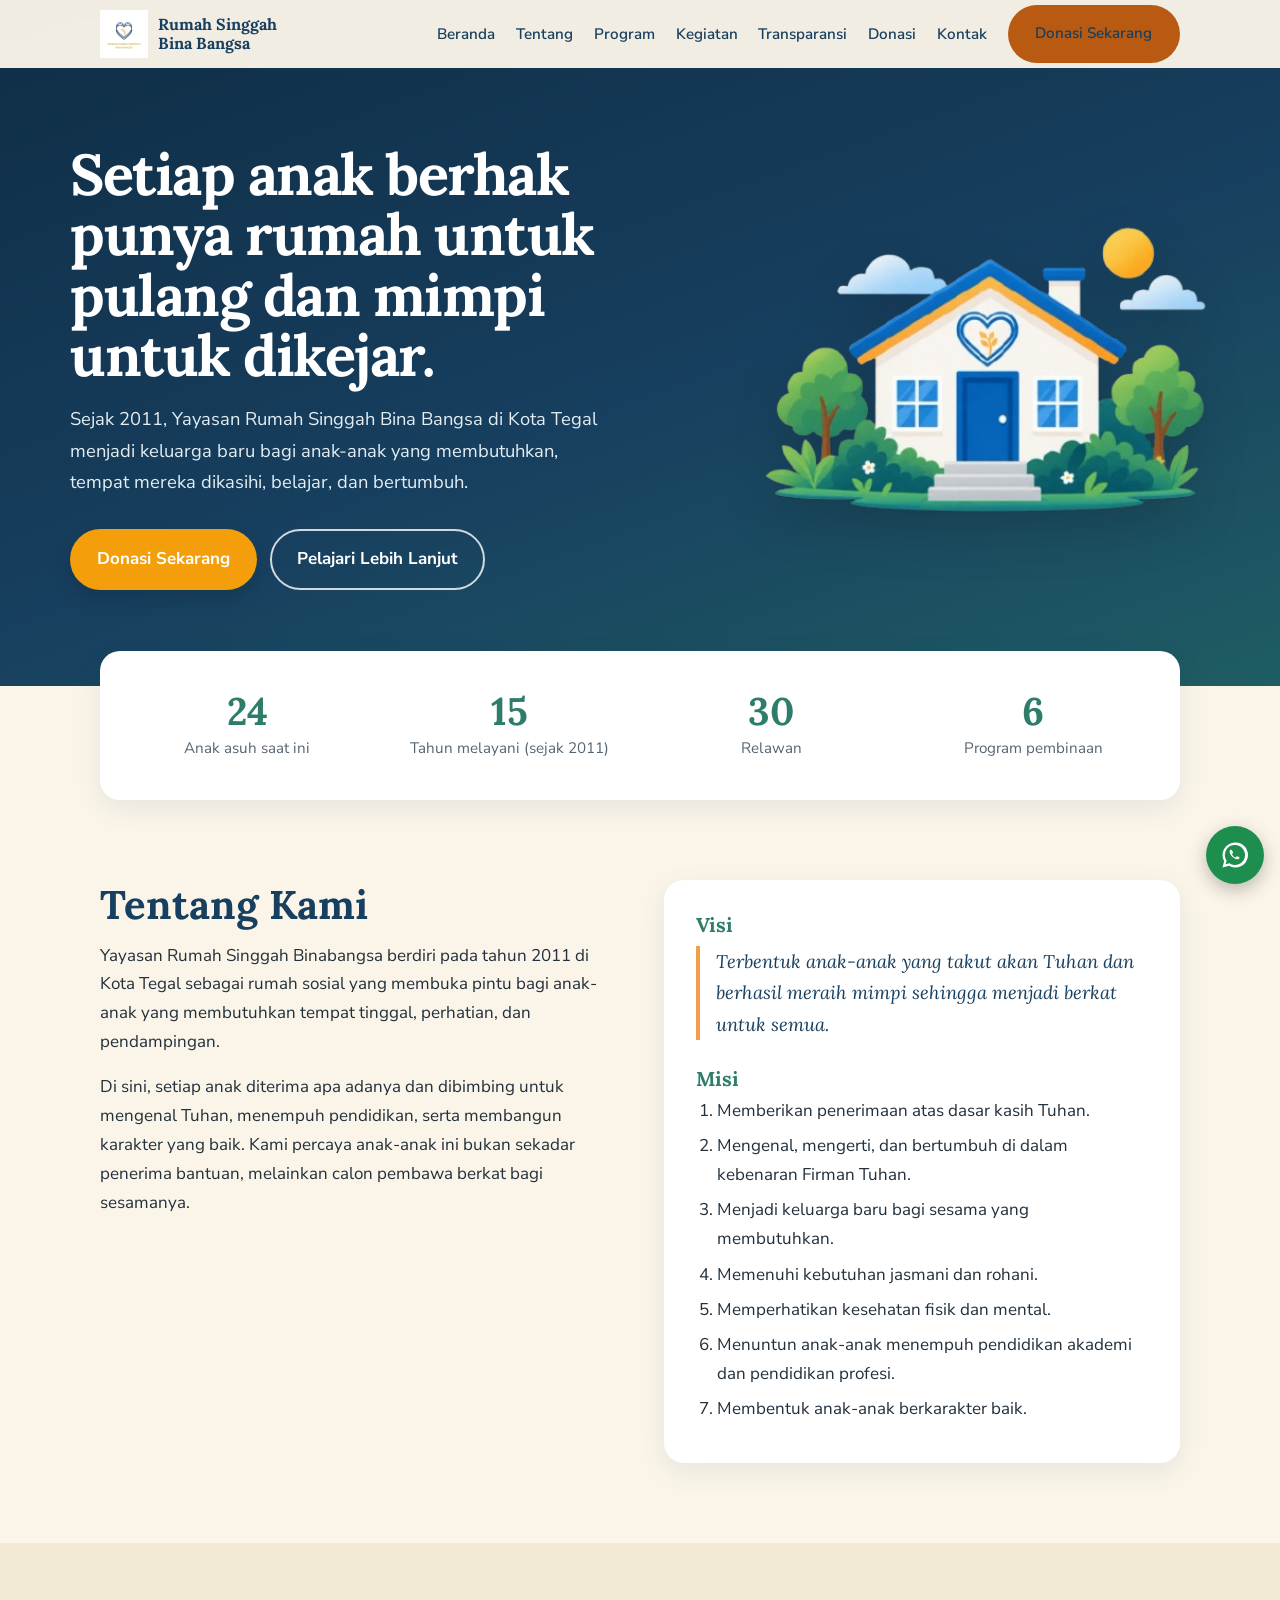
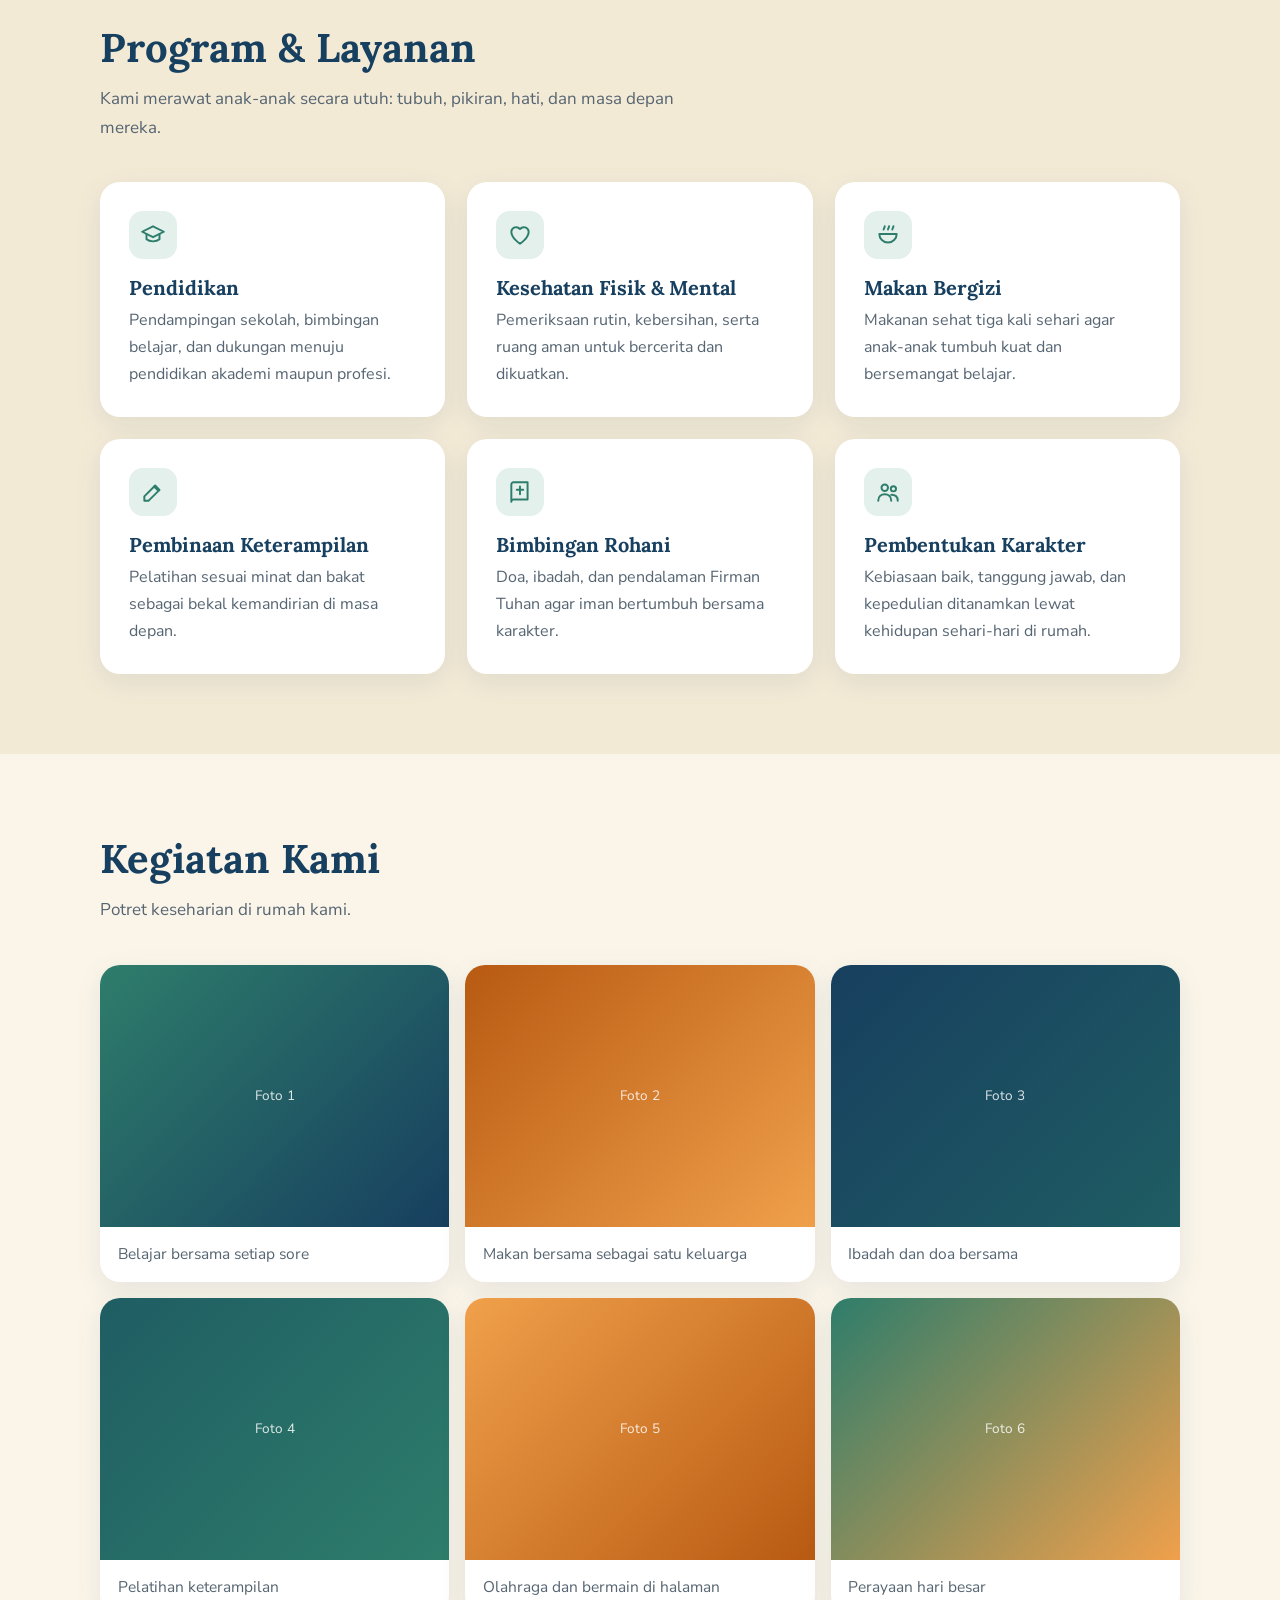
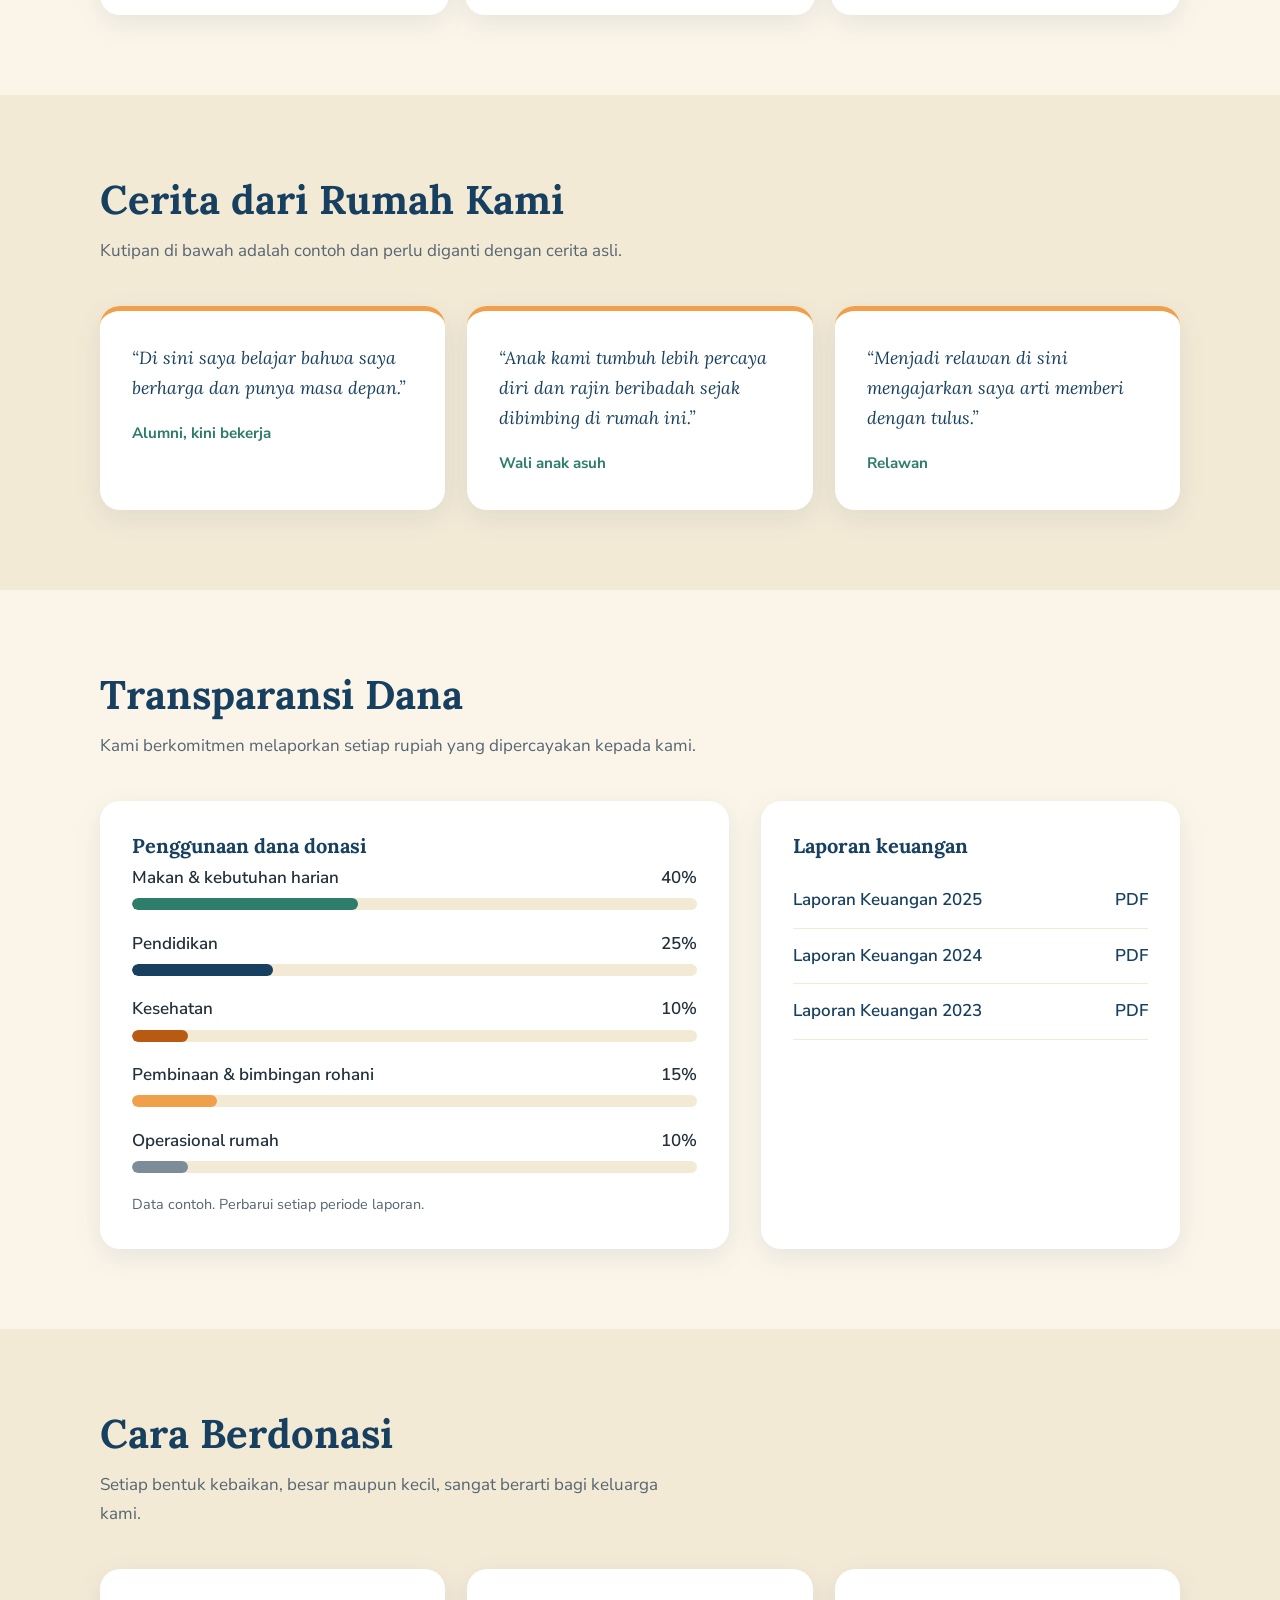
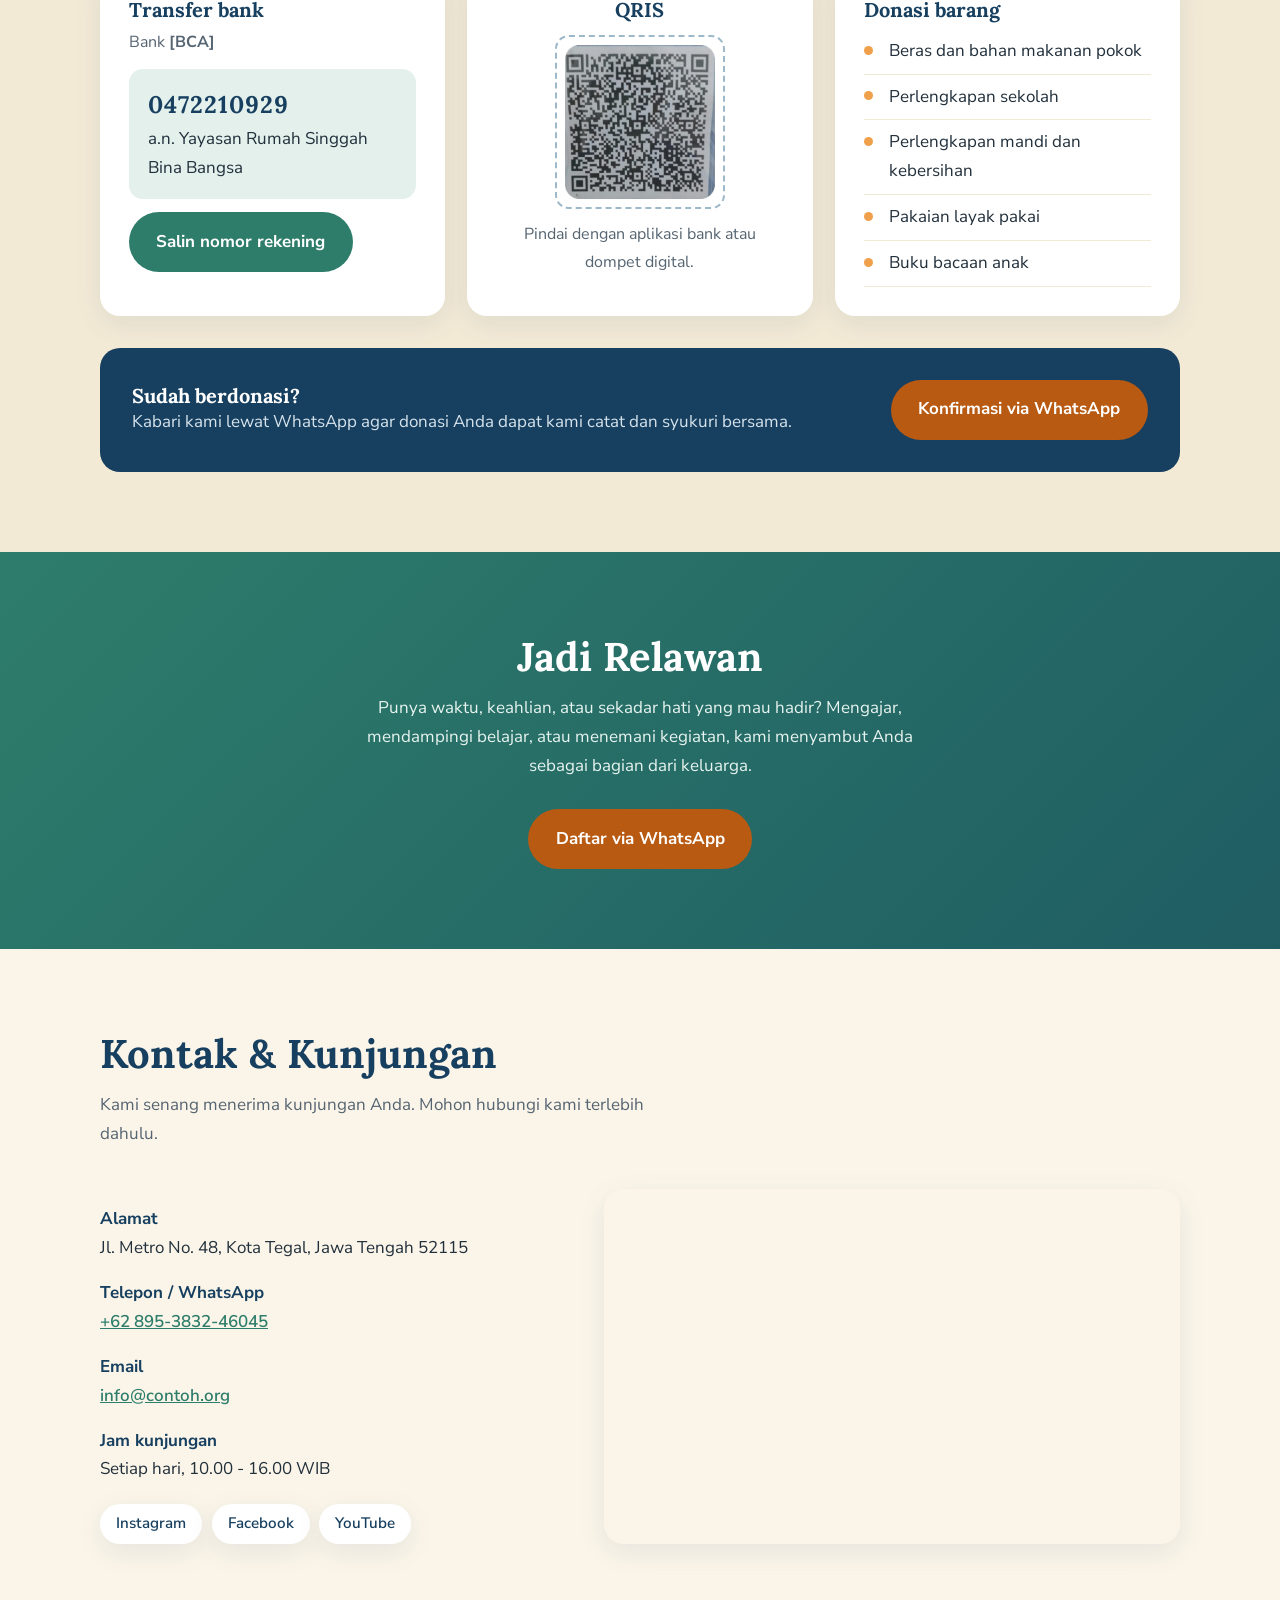
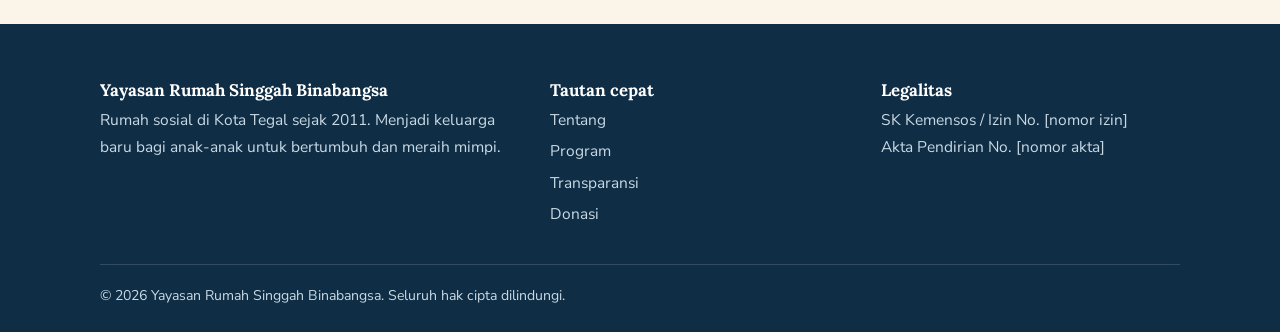
<file: Web Rumsing.html>
<!DOCTYPE html>
<html lang="id">


<head>
<meta charset="UTF-8">
<meta name="viewport" content="width=device-width, initial-scale=1">
<!-- GANTI: judul & deskripsi SEO -->
<title>Yayasan Rumah Singgah Bina Bangsa | Lembaga Kesejahteraan Masyarakat Kristen Kota Tegal</title>
<meta name="description" content="Yayasan Rumah Singgah Bina Bangsa, rumah sosial di Kota Tegal sejak 2011. Menjadi keluarga baru bagi anak-anak untuk bertumbuh, belajar, dan meraih mimpi.">
<meta property="og:title" content="Yayasan Rumah Singgah Bina Bangsa">
<meta property="og:description" content="Rumah sosial di Kota Tegal sejak 2011. Mari menjadi bagian dari keluarga besar kami.">
<meta property="og:type" content="website">
<!-- GANTI: alamat website asli & gambar pratinjau (1200x630) -->
<meta property="og:url" content="https://www.contoh-binabangsa.org/">
<meta property="og:image" content="https://www.contoh-binabangsa.org/og-image.jpg">
<meta name="theme-color" content="#173F5F">
<link rel="preconnect" href="https://fonts.googleapis.com">
<link rel="preconnect" href="https://fonts.gstatic.com" crossorigin>
<link href="https://fonts.googleapis.com/css2?family=Lora:ital,wght@0,500;0,600;0,700;1,500&family=Nunito+Sans:wght@400;600;700&display=swap" rel="stylesheet">
<link rel="stylesheet"
href="style.css">
<style>
:root{--navy:#173F5F;--navy2:#0F2D45;--green:#2E7D6B;--greenl:#E3F0EC;--cream:#FBF5E9;--cream2:#F3EAD6;--orange:#B85A12;--amber:#F0A04B;--ink:#22303C;--mute:#566572;--r:20px;--sh:0 8px 28px rgba(23,63,95,.09)}
*{box-sizing:border-box;margin:0;padding:0}
html{scroll-behavior:smooth;scroll-padding-top:76px}
body{font-family:'Nunito Sans',sans-serif;font-size:1.0625rem;line-height:1.7;color:var(--ink);background:var(--cream)}
h1,h2,h3{font-family:'Lora',serif;line-height:1.25;color:var(--navy)}
h2{font-size:clamp(1.75rem,4.5vw,2.5rem);margin-bottom:.75rem}
h3{font-size:1.25rem;margin-bottom:.4rem}
a{color:inherit}
:focus-visible{outline:3px solid var(--amber);outline-offset:3px}
.wrap{max-width:1120px;margin:0 auto;padding:0 1.25rem}
section{padding:5rem 0}
.lead{max-width:60ch;color:var(--mute);margin-bottom:2.5rem}
.btn{display:inline-block;padding:.85rem 1.6rem;border-radius:999px;font-weight:700;text-decoration:none;border:2px solid transparent;cursor:pointer;font:inherit;font-weight:700;transition:transform .2s,background .2s}
.btn:hover{transform:translateY(-2px)}
.btn-o{background:var(--orange);color:#fff}.btn-o:hover{background:#9C4A0D}
.btn-l{border-color:#fff;color:#fff}.btn-l:hover{background:rgba(255,255,255,.14)}
.btn-g{background:var(--green);color:#fff}.btn-g:hover{background:#236354}
.btn-n{border-color:var(--navy);color:var(--navy)}
/* NAV */
header{position:fixed;inset:0 0 auto 0;z-index:50;background:rgba(251,245,233,.96);backdrop-filter:blur(8px);box-shadow:0 1px 0 rgba(23,63,95,.1)}
.nav{display:flex;align-items:center;justify-content:space-between;height:68px}
.logo{display:flex;align-items:center;gap:.6rem;text-decoration:none;font-family:'Lora',serif;font-weight:700;color:var(--navy);line-height:1.15;font-size:1rem}
.logo svg{width:38px;height:38px;flex:none}
.menu{display:flex;gap:1.3rem;list-style:none;align-items:center}
.menu a{text-decoration:none;font-weight:600;font-size:.95rem;color:var(--navy)}
.menu a:hover{color:var(--orange)}
.burger{display:none;background:none;border:0;width:44px;height:44px;cursor:pointer}
.burger span{display:block;width:24px;height:2px;background:var(--navy);margin:5px auto;transition:.25s}
.burger[aria-expanded=true] span:nth-child(1){transform:translateY(7px) rotate(45deg)}
.burger[aria-expanded=true] span:nth-child(2){opacity:0}
.burger[aria-expanded=true] span:nth-child(3){transform:translateY(-7px) rotate(-45deg)}
@media(max-width:1020px){
 .burger{display:block}
 .menu{position:absolute;top:68px;left:0;right:0;background:var(--cream);flex-direction:column;align-items:stretch;gap:0;padding:.5rem 1.25rem 1.25rem;box-shadow:var(--sh);display:none}
 .menu.open{display:flex}
 .menu li a{display:block;padding:.8rem 0;border-bottom:1px solid var(--cream2)}
 .menu .btn{text-align:center;margin-top:.8rem;border-bottom:0}
}
/* HERO */
.hero{background:linear-gradient(160deg,var(--navy2),var(--navy) 55%,#1F5D63);color:#fff;padding:9rem 0 5rem;position:relative;overflow:hidden}
.hero .wrap{display:grid;grid-template-columns:1.15fr .85fr;gap:2.5rem;align-items:center}
.hero h1{color:#fff;font-size:clamp(2.1rem,6vw,3.6rem);margin-bottom:1.1rem}
.hero p{color:#E3EDF3;max-width:48ch;margin-bottom:2rem;font-size:1.15rem}
.hero .acts{display:flex;gap:.8rem;flex-wrap:wrap}
.house{width:100%;max-width:420px;justify-self:center}
.win{animation:glow 4s ease-in-out infinite alternate}
@keyframes glow{from{opacity:.75}to{opacity:1}}
@media(max-width:820px){.hero{padding-top:7.5rem}.hero .wrap{grid-template-columns:1fr}.house{max-width:260px;order:-1;justify-self:start}}
/* STAT */
.stats{padding:0;margin-top:-2.2rem;position:relative;z-index:2}
.sgrid{display:grid;grid-template-columns:repeat(4,1fr);background:#fff;border-radius:var(--r);box-shadow:var(--sh);padding:1.8rem 1rem}
.sgrid div{text-align:center;padding:.5rem}
.sgrid b{display:block;font-family:'Lora',serif;font-size:2.4rem;color:var(--green);line-height:1.2}
.sgrid span{color:var(--mute);font-size:.95rem}
@media(max-width:640px){.sgrid{grid-template-columns:repeat(2,1fr)}}
/* ABOUT */
.about{display:grid;grid-template-columns:1fr 1fr;gap:3rem}
.about p+p{margin-top:1rem}
.vm{background:#fff;border-radius:var(--r);box-shadow:var(--sh);padding:2rem}
.vm h3{color:var(--green)}
.vm blockquote{font-family:'Lora',serif;font-style:italic;font-size:1.15rem;color:var(--navy);border-left:4px solid var(--amber);padding-left:1rem;margin:.6rem 0 1.6rem}
.vm ol{padding-left:1.3rem}.vm li{margin-bottom:.4rem}
@media(max-width:860px){.about{grid-template-columns:1fr}}
/* PROGRAM */
.alt{background:var(--cream2)}
.grid3{display:grid;grid-template-columns:repeat(3,1fr);gap:1.4rem}
.card{background:#fff;border-radius:var(--r);padding:1.8rem;box-shadow:var(--sh)}
.card p{color:var(--mute);font-size:1rem}
.ico{width:48px;height:48px;border-radius:14px;background:var(--greenl);display:grid;place-items:center;margin-bottom:1rem}
.ico svg{width:26px;height:26px;stroke:var(--green);fill:none;stroke-width:1.8;stroke-linecap:round;stroke-linejoin:round}
@media(max-width:900px){.grid3{grid-template-columns:repeat(2,1fr)}}
@media(max-width:600px){.grid3{grid-template-columns:1fr}}
/* GALERI - placeholder: ganti .ph dengan <img src="foto.jpg" alt="..."> */
.gal{display:grid;grid-template-columns:repeat(3,1fr);gap:1rem}
.gal figure{border-radius:var(--r);overflow:hidden;background:#fff;box-shadow:var(--sh)}
.ph{aspect-ratio:4/3;display:grid;place-items:center;background:linear-gradient(135deg,var(--c1),var(--c2));color:rgba(255,255,255,.85);font-size:.85rem}
.gal img{width:100%;aspect-ratio:4/3;object-fit:cover;display:block}
.gal figcaption{padding:.9rem 1.1rem;font-size:.97rem;color:var(--mute)}
@media(max-width:800px){.gal{grid-template-columns:repeat(2,1fr)}}
@media(max-width:520px){.gal{grid-template-columns:1fr}}
/* TESTI */
.quote{background:#fff;border-radius:var(--r);padding:2rem;box-shadow:var(--sh);border-top:5px solid var(--amber)}
.quote p{font-family:'Lora',serif;font-style:italic;color:var(--navy);font-size:1.1rem;margin-bottom:1rem}
.quote cite{font-style:normal;font-weight:700;color:var(--green);font-size:.95rem}
/* TRANSPARANSI */
.two{display:grid;grid-template-columns:1.2fr .8fr;gap:2rem}
.panel{background:#fff;border-radius:var(--r);padding:2rem;box-shadow:var(--sh)}
.bar{margin-bottom:1.2rem}
.bar div:first-child{display:flex;justify-content:space-between;font-weight:600;margin-bottom:.35rem}
.track{height:12px;background:var(--cream2);border-radius:99px;overflow:hidden}
.fill{height:100%;width:0;border-radius:99px;background:var(--green);transition:width 1.4s cubic-bezier(.2,.7,.2,1)}
.fill.o{background:var(--orange)}.fill.n{background:var(--navy)}.fill.a{background:var(--amber)}
.rep{list-style:none;margin:1rem 0 0}
.rep a{display:flex;justify-content:space-between;gap:1rem;padding:.8rem 0;border-bottom:1px solid var(--cream2);text-decoration:none;font-weight:600;color:var(--navy)}
.rep a:hover{color:var(--orange)}
.note{font-size:.9rem;color:var(--mute);margin-top:1rem}
@media(max-width:860px){.two{grid-template-columns:1fr}}
/* DONASI */
.don{display:grid;grid-template-columns:repeat(3,1fr);gap:1.4rem;margin-bottom:2rem}
.rek{background:var(--greenl);border-radius:14px;padding:1rem 1.2rem;margin:.8rem 0}
.rek b{font-family:'Lora',serif;font-size:1.5rem;letter-spacing:.04em;color:var(--navy);display:block}
.qr{width:170px;aspect-ratio:1;margin:.8rem auto;border:2px dashed #9DB8C8;border-radius:14px;display:grid;place-items:center;color:var(--mute);font-size:.85rem;text-align:center;padding:.5rem}
.qr img{width:100%;height:100%;object-fit:contain}
.need{list-style:none}
.need li{padding:.5rem 0 .5rem 1.6rem;position:relative;border-bottom:1px solid var(--cream2)}
.need li::before{content:"";position:absolute;left:0;top:1.05rem;width:9px;height:9px;border-radius:50%;background:var(--amber)}
.konf{background:var(--navy);color:#fff;border-radius:var(--r);padding:2rem;display:flex;gap:1.5rem;align-items:center;justify-content:space-between;flex-wrap:wrap}
.konf h3{color:#fff;margin:0}.konf p{color:#D5E3EC}
@media(max-width:900px){.don{grid-template-columns:1fr}}
/* RELAWAN */
.rel{background:linear-gradient(135deg,var(--green),#1F5D63);color:#fff;text-align:center}
.rel h2{color:#fff}.rel p{max-width:56ch;margin:0 auto 1.8rem;color:#E6F3EF}
/* KONTAK */
.kon{display:grid;grid-template-columns:.9fr 1.1fr;gap:2rem}
.kon dl dt{font-weight:700;color:var(--navy);margin-top:1rem}
.kon dd a{color:var(--green);font-weight:600}
.map{border:0;width:100%;min-height:340px;height:100%;border-radius:var(--r);box-shadow:var(--sh)}
.soc{display:flex;gap:.6rem;margin-top:1.2rem;flex-wrap:wrap}
.soc a{padding:.45rem 1rem;border-radius:99px;background:#fff;box-shadow:var(--sh);text-decoration:none;font-weight:600;color:var(--navy);font-size:.95rem}
@media(max-width:860px){.kon{grid-template-columns:1fr}}
/* FOOTER */
footer{background:var(--navy2);color:#C9D9E4;padding:3.5rem 0 1.5rem;font-size:.97rem}
footer h3{color:#fff;font-size:1.05rem}
.fg{display:grid;grid-template-columns:1.4fr 1fr 1fr;gap:2rem;margin-bottom:2rem}
footer ul{list-style:none}footer li{margin:.3rem 0}footer a{text-decoration:none}footer a:hover{color:var(--amber)}
.copy{border-top:1px solid rgba(255,255,255,.15);padding-top:1.2rem;font-size:.88rem}
@media(max-width:760px){.fg{grid-template-columns:1fr}}
/* WA & toast */
.wa{position:fixed;right:1rem;bottom:1rem;z-index:60;width:58px;height:58px;border-radius:50%;background:#1E8E4E;display:grid;place-items:center;box-shadow:0 6px 18px rgba(0,0,0,.25)}
.wa svg{width:30px;height:30px;fill:#fff}
.toast{position:fixed;left:50%;bottom:5.5rem;transform:translate(-50%,20px);background:var(--navy);color:#fff;padding:.7rem 1.3rem;border-radius:99px;opacity:0;pointer-events:none;transition:.3s;z-index:70}
.toast.show{opacity:1;transform:translate(-50%,0)}
/* Reveal: hanya satu fade lembut pada judul bagian */
.rv{opacity:0;transform:translateY(14px);transition:opacity .8s,transform .8s}
.rv.in{opacity:1;transform:none}
@media(prefers-reduced-motion:reduce){*{transition:none!important;animation:none!important}html{scroll-behavior:auto}.rv{opacity:1;transform:none}}
</style>
</head>
<body>

<header>
<div class="wrap nav">
 <a class="logo" href="#beranda" aria-label="Beranda Yayasan Rumah Singgah Bina Bangsa">
  <!-- GANTI: logo asli (ganti <svg> ini dengan <img src="logo.png" alt="Logo Binabangsa" width="38" height="38">) -->
  <img src="Logo.png" alt="Logo Bina Bangsa" width="38" height="38"
     onclick="tampilkanGambar()">
  <span>Rumah Singgah<br>Bina Bangsa</span>
 </a>
 <button class="burger" aria-label="Buka menu" aria-expanded="false" aria-controls="menu"><span></span><span></span><span></span></button>
 <ul class="menu" id="menu">
  <li><a href="#beranda">Beranda</a></li><li><a href="#tentang">Tentang</a></li><li><a href="#program">Program</a></li>
  <li><a href="#kegiatan">Kegiatan</a></li><li><a href="#transparansi">Transparansi</a></li><li><a href="#donasi">Donasi</a></li><li><a href="#kontak">Kontak</a></li>
  <li><a class="btn btn-o" href="#donasi">Donasi Sekarang</a></li>
 </ul>
</div>
</header>

<!-- POPUP LOGO -->
<div id="popup" class="popup" onclick="tutupGambar()">
    <img src="Logo.png" alt="Logo Bina Bangsa">
</div>

<script>
function tampilkanGambar() {
    document.getElementById("popup").style.display = "flex";
}

function tutupGambar() {
    document.getElementById("popup").style.display = "none";
}
</script>

<main>
<!-- HERO -->
<section class="hero" id="beranda" style="padding-bottom:6rem">
<div class="wrap">
 <div>
  <h1>Setiap anak berhak punya rumah untuk pulang dan mimpi untuk dikejar.</h1>
  <p>Sejak 2011, Yayasan Rumah Singgah Bina Bangsa di Kota Tegal menjadi keluarga baru bagi anak-anak yang membutuhkan, tempat mereka dikasihi, belajar, dan bertumbuh.</p>
  <div class="acts"><a class="btn btn-o" href="#donasi">Donasi Sekarang</a><a class="btn btn-l" href="#tentang">Pelajari Lebih Lanjut</a></div>
 </div>
 <!-- Ilustrasi rumah (tanpa wajah anak). Boleh diganti foto latar suasana rumah/kegiatan tanpa wajah jelas -->
 <div class="hero-image">
    <img src="rumah.png" alt="Rumah Bina Bangsa">
</div>

</div>
</section>

<!-- STATISTIK: ganti angka relawan & program dengan data asli -->
<section class="stats" aria-label="Dampak kami">
<div class="wrap"><div class="sgrid">
 <div><b data-n="24">0</b><span>Anak asuh saat ini</span></div>
 <div><b data-n="15" data-tahun="2011">0</b><span>Tahun melayani (sejak 2011)</span></div>
 <div><b data-n="30">0</b><span>Relawan <!-- GANTI --></span></div>
 <div><b data-n="6">0</b><span>Program pembinaan</span></div>
</div></div>
</section>

<!-- TENTANG -->
<section id="tentang">
<div class="wrap about">
 <div class="rv">
  <h2>Tentang Kami</h2>
  <!-- GANTI: tulis sejarah singkat yang sebenarnya (pendiri, latar belakang, perjalanan) -->
  <p>Yayasan Rumah Singgah Binabangsa berdiri pada tahun 2011 di Kota Tegal sebagai rumah sosial yang membuka pintu bagi anak-anak yang membutuhkan tempat tinggal, perhatian, dan pendampingan.</p>
  <p>Di sini, setiap anak diterima apa adanya dan dibimbing untuk mengenal Tuhan, menempuh pendidikan, serta membangun karakter yang baik. Kami percaya anak-anak ini bukan sekadar penerima bantuan, melainkan calon pembawa berkat bagi sesamanya.</p>
 </div>
 <div class="vm rv">
  <h3>Visi</h3>
  <blockquote>Terbentuk anak-anak yang takut akan Tuhan dan berhasil meraih mimpi sehingga menjadi berkat untuk semua.</blockquote>
  <h3>Misi</h3>
  <ol>
   <li>Memberikan penerimaan atas dasar kasih Tuhan.</li>
   <li>Mengenal, mengerti, dan bertumbuh di dalam kebenaran Firman Tuhan.</li>
   <li>Menjadi keluarga baru bagi sesama yang membutuhkan.</li>
   <li>Memenuhi kebutuhan jasmani dan rohani.</li>
   <li>Memperhatikan kesehatan fisik dan mental.</li>
   <li>Menuntun anak-anak menempuh pendidikan akademi dan pendidikan profesi.</li>
   <li>Membentuk anak-anak berkarakter baik.</li>
  </ol>
 </div>
</div>
</section>

<!-- PROGRAM -->
<section class="alt" id="program">
<div class="wrap">
 <div class="rv"><h2>Program &amp; Layanan</h2>
 <p class="lead">Kami merawat anak-anak secara utuh: tubuh, pikiran, hati, dan masa depan mereka.</p></div>
 <div class="grid3">
  <article class="card"><div class="ico"><svg viewBox="0 0 24 24"><path d="M2 9l10-5 10 5-10 5z"/><path d="M6 11v5c3 2.5 9 2.5 12 0v-5"/></svg></div><h3>Pendidikan</h3><p>Pendampingan sekolah, bimbingan belajar, dan dukungan menuju pendidikan akademi maupun profesi.</p></article>
  <article class="card"><div class="ico"><svg viewBox="0 0 24 24"><path d="M12 20s-8-5-8-11a4.5 4.5 0 018-2.5A4.5 4.5 0 0120 9c0 6-8 11-8 11z"/></svg></div><h3>Kesehatan Fisik &amp; Mental</h3><p>Pemeriksaan rutin, kebersihan, serta ruang aman untuk bercerita dan dikuatkan.</p></article>
  <article class="card"><div class="ico"><svg viewBox="0 0 24 24"><path d="M4 11h16a8 8 0 01-16 0z"/><path d="M8 7c0-1.5 1-1.5 1-3M12 7c0-1.5 1-1.5 1-3M16 7c0-1.5 1-1.5 1-3"/></svg></div><h3>Makan Bergizi</h3><p>Makanan sehat tiga kali sehari agar anak-anak tumbuh kuat dan bersemangat belajar.</p></article>
  <article class="card"><div class="ico"><svg viewBox="0 0 24 24"><path d="M14 6l4 4L8 20H4v-4z"/><path d="M13 7l4 4"/></svg></div><h3>Pembinaan Keterampilan</h3><p>Pelatihan sesuai minat dan bakat sebagai bekal kemandirian di masa depan.</p></article>
  <article class="card"><div class="ico"><svg viewBox="0 0 24 24"><path d="M4 5a2 2 0 012-2h13v16H6a2 2 0 00-2 2z"/><path d="M12 7v7M9 10h6"/></svg></div><h3>Bimbingan Rohani</h3><p>Doa, ibadah, dan pendalaman Firman Tuhan agar iman bertumbuh bersama karakter.</p></article>
  <article class="card"><div class="ico"><svg viewBox="0 0 24 24"><circle cx="9" cy="8" r="3"/><circle cx="17" cy="9" r="2.4"/><path d="M3 20c0-4 3-6 6-6s6 2 6 6M15 14.5c3 0 6 1.5 6 5.5"/></svg></div><h3>Pembentukan Karakter</h3><p>Kebiasaan baik, tanggung jawab, dan kepedulian ditanamkan lewat kehidupan sehari-hari di rumah.</p></article>
 </div>
</div>
</section>

<!-- KEGIATAN -->
<section id="kegiatan">
<div class="wrap">
 <div class="rv"><h2>Kegiatan Kami</h2>
 <p class="lead">Potret keseharian di rumah kami.</p></div>
 <!-- PENTING: Minta IZIN TERTULIS wali/pengurus sebelum mengunggah foto anak. Pilih foto tanpa wajah jelas (dari belakang, tangan, suasana).
      Untuk mengganti: hapus <div class="ph">, lalu isi <img src="galeri1.jpg" alt="Deskripsi foto" loading="lazy"> -->
 <div class="gal">
  <figure><div class="ph" style="--c1:#2E7D6B;--c2:#173F5F" role="img" aria-label="Placeholder foto belajar bersama">Foto 1</div><figcaption>Belajar bersama setiap sore</figcaption></figure>
  <figure><div class="ph" style="--c1:#B85A12;--c2:#F0A04B" role="img" aria-label="Placeholder foto makan bersama">Foto 2</div><figcaption>Makan bersama sebagai satu keluarga</figcaption></figure>
  <figure><div class="ph" style="--c1:#173F5F;--c2:#1F5D63" role="img" aria-label="Placeholder foto ibadah">Foto 3</div><figcaption>Ibadah dan doa bersama</figcaption></figure>
  <figure><div class="ph" style="--c1:#1F5D63;--c2:#2E7D6B" role="img" aria-label="Placeholder foto pelatihan keterampilan">Foto 4</div><figcaption>Pelatihan keterampilan</figcaption></figure>
  <figure><div class="ph" style="--c1:#F0A04B;--c2:#B85A12" role="img" aria-label="Placeholder foto olahraga">Foto 5</div><figcaption>Olahraga dan bermain di halaman</figcaption></figure>
  <figure><div class="ph" style="--c1:#2E7D6B;--c2:#F0A04B" role="img" aria-label="Placeholder foto perayaan">Foto 6</div><figcaption>Perayaan hari besar</figcaption></figure>
 </div>
</div>
</section>

<!-- TESTIMONI: contoh teks. GANTI dengan kutipan asli (dengan izin), atau gunakan inisial/nama samaran -->
<section class="alt">
<div class="wrap">
 <div class="rv"><h2>Cerita dari Rumah Kami</h2><p class="lead">Kutipan di bawah adalah contoh dan perlu diganti dengan cerita asli.</p></div>
 <div class="grid3" style="grid-template-columns:repeat(auto-fit,minmax(260px,1fr))">
  <blockquote class="quote"><p>“Di sini saya belajar bahwa saya berharga dan punya masa depan.”</p><cite>Alumni, kini bekerja <!-- GANTI --></cite></blockquote>
  <blockquote class="quote"><p>“Anak kami tumbuh lebih percaya diri dan rajin beribadah sejak dibimbing di rumah ini.”</p><cite>Wali anak asuh <!-- GANTI --></cite></blockquote>
  <blockquote class="quote"><p>“Menjadi relawan di sini mengajarkan saya arti memberi dengan tulus.”</p><cite>Relawan <!-- GANTI --></cite></blockquote>
 </div>
</div>
</section>

<!-- TRANSPARANSI: persentase hanyalah contoh. GANTI sesuai laporan keuangan asli (total harus 100%) -->
<section id="transparansi">
<div class="wrap">
 <div class="rv"><h2>Transparansi Dana</h2><p class="lead">Kami berkomitmen melaporkan setiap rupiah yang dipercayakan kepada kami.</p></div>
 <div class="two">
  <div class="panel" id="bars">
   <h3>Penggunaan dana donasi</h3>
   <div class="bar"><div><span>Makan &amp; kebutuhan harian</span><span>40%</span></div><div class="track"><div class="fill" data-w="40"></div></div></div>
   <div class="bar"><div><span>Pendidikan</span><span>25%</span></div><div class="track"><div class="fill n" data-w="25"></div></div></div>
   <div class="bar"><div><span>Kesehatan</span><span>10%</span></div><div class="track"><div class="fill o" data-w="10"></div></div></div>
   <div class="bar"><div><span>Pembinaan &amp; bimbingan rohani</span><span>15%</span></div><div class="track"><div class="fill a" data-w="15"></div></div></div>
   <div class="bar"><div><span>Operasional rumah</span><span>10%</span></div><div class="track"><div class="fill" data-w="10" style="background:#7C8D99"></div></div></div>
   <p class="note">Data contoh. Perbarui setiap periode laporan.</p>
  </div>
  <div class="panel">
   <h3>Laporan keuangan</h3>
   <ul class="rep">
    <!-- GANTI href dengan file PDF asli (unggah ke hosting, mis. laporan/2025.pdf) -->
    <li><a href="laporan/keuangan-2025.pdf" download><span>Laporan Keuangan 2025</span><span>PDF</span></a></li>
    <li><a href="laporan/keuangan-2024.pdf" download><span>Laporan Keuangan 2024</span><span>PDF</span></a></li>
    <li><a href="laporan/keuangan-2023.pdf" download><span>Laporan Keuangan 2023</span><span>PDF</span></a></li>
   </ul>
  </div>
 </div>
</div>
</section>

<!-- DONASI -->
<section class="alt" id="donasi">
<div class="wrap">
 <div class="rv"><h2>Cara Berdonasi</h2><p class="lead">Setiap bentuk kebaikan, besar maupun kecil, sangat berarti bagi keluarga kami.</p></div>
 <div class="don">
  <div class="card">
   <h3>Transfer bank</h3>
   <!-- GANTI: nama bank, nomor rekening, atas nama -->
   <p>Bank <b id="bank">[BCA]</b></p>
   <div class="rek"><b id="norek">0472210929</b><span>a.n. Yayasan Rumah Singgah Bina Bangsa</span></div>
   <button class="btn btn-g" id="copy" type="button">Salin nomor rekening</button>
  </div>
  <div class="card" style="text-align:center">
   <h3>QRIS</h3>
   <!-- GANTI: isi dengan <img src="qris.png" alt="Kode QRIS Yayasan Rumah Singgah Binabangsa"> -->
   <div class="qr" role="img" aria-label="Placeholder kode QRIS"><img src="qrcode.jpeg" alt="Kode Qris Yayasan Rumah Singgah Bina Bangsa"></div>
   <p>Pindai dengan aplikasi bank atau dompet digital.</p>
  </div>
  <div class="card">
   <h3>Donasi barang</h3>
   <!-- GANTI: daftar kebutuhan terkini -->
   <ul class="need"><li>Beras dan bahan makanan pokok</li><li>Perlengkapan sekolah</li><li>Perlengkapan mandi dan kebersihan</li><li>Pakaian layak pakai</li><li>Buku bacaan anak</li></ul>
  </div>
 </div>
 <div class="konf">
  <div><h3>Sudah berdonasi?</h3><p>Kabari kami lewat WhatsApp agar donasi Anda dapat kami catat dan syukuri bersama.</p></div>
  <a class="btn btn-o" id="konfirm" href="#" target="_blank" rel="noopener">Konfirmasi via WhatsApp</a>
 </div>
</div>
</section>

<!-- RELAWAN -->
<section class="rel" id="relawan">
<div class="wrap rv">
 <h2>Jadi Relawan</h2>
 <p>Punya waktu, keahlian, atau sekadar hati yang mau hadir? Mengajar, mendampingi belajar, atau menemani kegiatan, kami menyambut Anda sebagai bagian dari keluarga.</p>
 <a class="btn btn-o" id="relawanwa" href="#" target="_blank" rel="noopener">Daftar via WhatsApp</a>
</div>
</section>

<!-- KONTAK -->
<section id="kontak">
<div class="wrap">
 <div class="rv"><h2>Kontak &amp; Kunjungan</h2><p class="lead">Kami senang menerima kunjungan Anda. Mohon hubungi kami terlebih dahulu.</p></div>
 <div class="kon">
  <div>
   <dl>
    <dt>Alamat</dt><dd>Jl. Metro No. 48, Kota Tegal, Jawa Tengah 52115</dd>
    <dt>Telepon / WhatsApp</dt><dd><a href="tel:+62 895-3832-46045">+62 895-3832-46045</a> <!-- GANTI --></dd>
    <dt>Email</dt><dd><a href="mailto:info@contoh.org">info@contoh.org</a> <!-- GANTI --></dd>
    <dt>Jam kunjungan</dt><dd>Setiap hari, 10.00 - 16.00 WIB <!-- GANTI --></dd>
   </dl>
   <div class="soc"><!-- GANTI: tautan media sosial asli -->
    <a href="https://instagram.com/" target="_blank" rel="noopener">Instagram</a>
    <a href="https://facebook.com/" target="_blank" rel="noopener">Facebook</a>
    <a href="https://youtube.com/" target="_blank" rel="noopener">YouTube</a>
   </div>
  </div>
  <iframe class="map" title="Peta lokasi Yayasan Rumah Singgah Binabangsa" loading="lazy" referrerpolicy="no-referrer-when-downgrade"
   src="https://www.google.com/maps?q=Jl.+Metro+No.48,+Tegal&amp;output=embed"></iframe>
 </div>
</div>
</section>
</main>

<footer>
<div class="wrap">
 <div class="fg">
  <div><h3>Yayasan Rumah Singgah Binabangsa</h3><p>Rumah sosial di Kota Tegal sejak 2011. Menjadi keluarga baru bagi anak-anak untuk bertumbuh dan meraih mimpi.</p></div>
  <div><h3>Tautan cepat</h3><ul><li><a href="#tentang">Tentang</a></li><li><a href="#program">Program</a></li><li><a href="#transparansi">Transparansi</a></li><li><a href="#donasi">Donasi</a></li></ul></div>
  <div><h3>Legalitas</h3><!-- GANTI: nomor SK/izin asli -->
   <p>SK Kemensos / Izin No. [nomor izin]<br>Akta Pendirian No. [nomor akta]</p></div>
 </div>
 <p class="copy">&copy; <span id="yr">2026</span> Yayasan Rumah Singgah Binabangsa. Seluruh hak cipta dilindungi.</p>
</div>
</footer>

<a class="wa" id="wafloat" href="#" target="_blank" rel="noopener" aria-label="Chat WhatsApp"><svg viewBox="0 0 24 24"><path d="M12 2a10 10 0 00-8.7 14.9L2 22l5.3-1.4A10 10 0 1012 2zm0 2a8 8 0 11-4.2 14.800l-.3-.2-3 .8.8-2.900-.2-.3A8 8 0 0112 4z"/><path d="M8.500 7.500c-.3.3-.8 1-.8 1.800 0 2.400 3.200 5.700 6 6 .8.100 1.500-.4 1.800-.8.200-.3.100-.6-.1-.7l-1.500-.8c-.3-.1-.5 0-.7.200l-.5.600c-.2.200-.4.200-.6.100-1-.5-2-1.500-2.400-2.400-.1-.2 0-.4.100-.5l.5-.6c.2-.2.200-.4.100-.6l-.7-1.500c-.1-.3-.5-.4-.7-.2z"/></svg></a>
<div class="toast" id="toast" role="status" aria-live="polite"></div>

<script>
/* GANTI: nomor WhatsApp format internasional tanpa + / 0 di depan (contoh: 6281234567890) */
const WA='6280000000000';
const wa=t=>`https://wa.me/${WA}?text=${encodeURIComponent(t)}`;
document.getElementById('konfirm').href=wa('Halo Yayasan Rumah Singgah Binabangsa, saya ingin mengonfirmasi donasi.\nNama: \nNominal/Barang: \nTanggal: \nTerima kasih.');
document.getElementById('relawanwa').href=wa('Halo, saya tertarik menjadi relawan di Rumah Singgah Binabangsa. Mohon informasinya.');
document.getElementById('wafloat').href=wa('Halo Rumah Singgah Binabangsa, saya ingin bertanya.');
document.getElementById('yr').textContent=new Date().getFullYear();

/* Menu hamburger */
const bg=document.querySelector('.burger'),mn=document.getElementById('menu');
bg.addEventListener('click',()=>{const o=mn.classList.toggle('open');bg.setAttribute('aria-expanded',o);bg.setAttribute('aria-label',o?'Tutup menu':'Buka menu')});
mn.addEventListener('click',e=>{if(e.target.tagName==='A'){mn.classList.remove('open');bg.setAttribute('aria-expanded',false)}});

/* Salin rekening */
const toast=m=>{const t=document.getElementById('toast');t.textContent=m;t.classList.add('show');setTimeout(()=>t.classList.remove('show'),2200)};
document.getElementById('copy').addEventListener('click',async()=>{
 const n=document.getElementById('norek').textContent.trim();
 try{await navigator.clipboard.writeText(n)}catch(e){const i=document.createElement('input');i.value=n;document.body.appendChild(i);i.select();document.execCommand('copy');i.remove()}
 toast('Nomor rekening disalin');
});

/* Hitung naik, bilah dana, dan fade-in */
const yearsNow=()=>new Date().getFullYear()-2011;
document.querySelector('[data-tahun]').dataset.n=yearsNow(); // otomatis dari tahun berdiri
const io=new IntersectionObserver(es=>es.forEach(e=>{
 if(!e.isIntersecting)return;const el=e.target;io.unobserve(el);
 if(el.dataset.n){const end=+el.dataset.n,t0=performance.now();
  const step=t=>{const p=Math.min((t-t0)/1400,1);el.textContent=Math.round(end*(1-Math.pow(1-p,3)));if(p<1)requestAnimationFrame(step)};requestAnimationFrame(step)}
 else if(el.id==='bars'){el.querySelectorAll('.fill').forEach(f=>f.style.width=f.dataset.w+'%')}
 else el.classList.add('in');
}),{threshold:.25});
document.querySelectorAll('[data-n],#bars,.rv').forEach(el=>io.observe(el));
</script>
</body>
</html>
</file>
<file: style.css>
.logo {
    display: flex;
    align-items: center;
    gap: 10px;
    text-decoration: none;
}

.logo img {
    width: 48px;
    height: 48px;
    object-fit: contain;
    flex-shrink: 0;
}

.logo span {
    font-size: 16px;
    line-height: 1.2;
    white-space: nowrap;
}


.popup {
    display: none;
    position: fixed;
    inset: 0;
    background: rgba(0, 0, 0, 0.65);
    justify-content: center;
    align-items: center;
    z-index: 9999;
    padding: 20px;
    backdrop-filter: blur(5px);
}

.popup img {
    width: min(500px, 85vw);
    max-height: 80vh;
    object-fit: contain;

    background: white;
    padding: 20px;
    border-radius: 20px;

    box-shadow: 0 20px 60px rgba(0, 0, 0, 0.35);

    animation: popupMasuk 0.25s ease-out;
}

@keyframes popupMasuk {
    from {
        opacity: 0;
        transform: scale(0.9);
    }

    to {
        opacity: 1;
        transform: scale(1);
    }
}

/* =========================
   HERO / BERANDA
   ========================= */

.hero {
    background: #0569c9;
    color: white;
    padding: 90px 0 100px;
    overflow: hidden;
}

.hero .wrap {
    max-width: 1200px;
    margin: 0 auto;
    padding: 0 30px;

    display: grid;
    grid-template-columns: 1.05fr 0.95fr;
    align-items: center;
    gap: 60px;
}

/* Teks Hero */
.hero h1 {
    margin: 0 0 22px;

    font-size: clamp(42px, 5vw, 68px);
    line-height: 1.05;
    font-weight: 800;
    letter-spacing: -1.5px;

    color: #ffffff;
}

.hero p {
    margin: 0 0 30px;

    max-width: 600px;

    font-size: 18px;
    line-height: 1.7;

    color: rgba(255, 255, 255, 0.85);
}

/* Tombol Hero */
.hero .acts {
    display: flex;
    align-items: center;
    gap: 14px;
    flex-wrap: wrap;
}

.hero .btn {
    display: inline-flex;
    align-items: center;
    justify-content: center;

    padding: 14px 25px;

    border-radius: 999px;

    text-decoration: none;
    font-weight: 700;

    transition: 0.25s ease;
}

.hero .btn-o {
    background: #f59e0b;
    color: white;

    box-shadow: 0 8px 20px rgba(0, 0, 0, 0.12);
}

.hero .btn-o:hover {
    transform: translateY(-3px);
    background: #e88905;
}

/* Tombol kedua */
.hero .btn:not(.btn-o) {
    border: 2px solid rgba(255, 255, 255, 0.8);
    color: white;
    background: transparent;
}

.hero .btn:not(.btn-o):hover {
    background: white;
    color: #0569c9;
}


/* =========================
   GAMBAR RUMAH HERO
   ========================= */

.hero-image {
    display: flex;
    align-items: center;
    justify-content: center;

    width: 100%;
}

/* Gambar PNG transparan */
.hero-image img {
    display: block;

    width: min(100%, 650px);
    height: auto;

    object-fit: contain;

    /* Tidak ada background/kotak */
    background: transparent;

    /* Sedikit efek supaya menyatu dengan hero */
    filter: drop-shadow(0 20px 25px rgba(0, 0, 0, 0.15));

    transition: transform 0.3s ease;
}

.hero-image img:hover {
    transform: translateY(-8px);
}


/* =========================
   RESPONSIVE HP
   ========================= */

@media (max-width: 800px) {

    .hero {
        padding: 65px 0 75px;
    }

    .hero .wrap {
        grid-template-columns: 1fr;
        text-align: center;

        gap: 45px;
        padding: 0 22px;
    }

    .hero h1 {
        font-size: 42px;
    }

    .hero p {
        margin-left: auto;
        margin-right: auto;

        font-size: 16px;
    }

    .hero .acts {
        justify-content: center;
    }

    .hero-image img {
        width: min(90%, 430px);
    }
}
</file>
